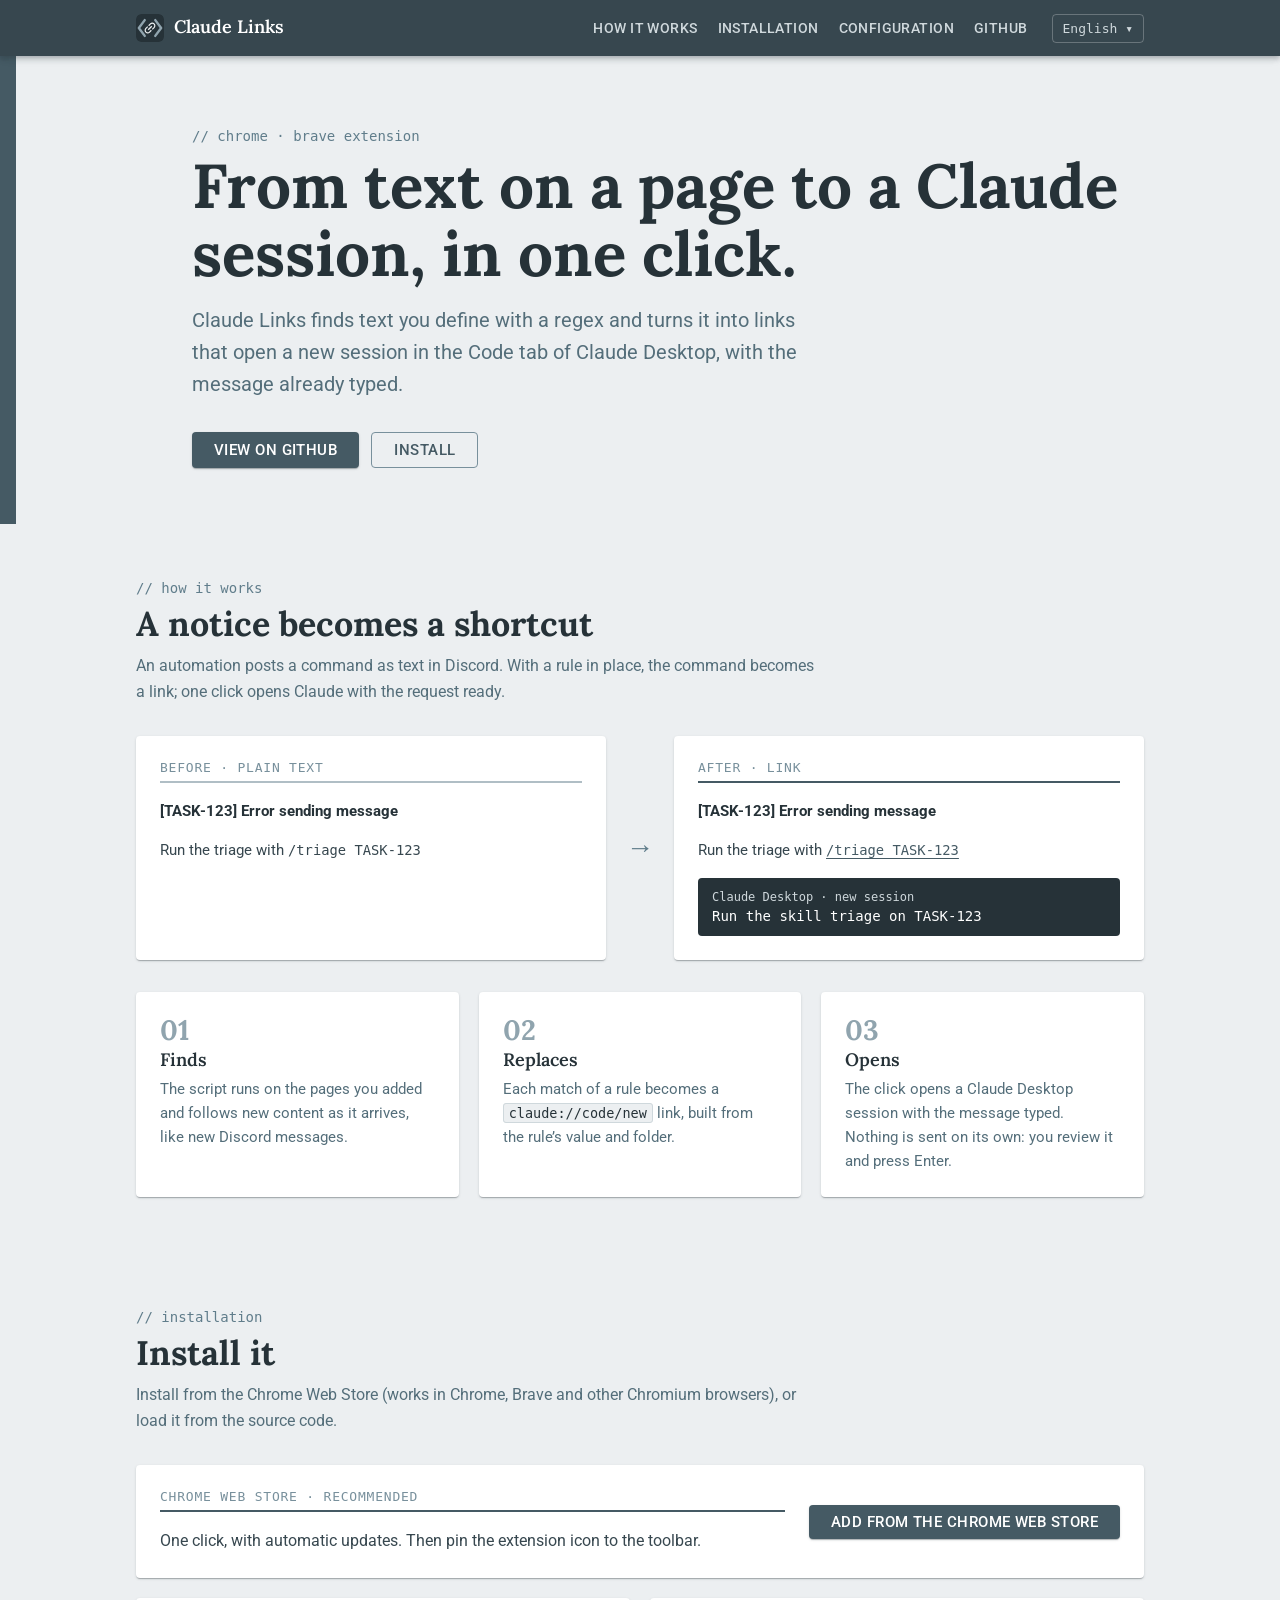
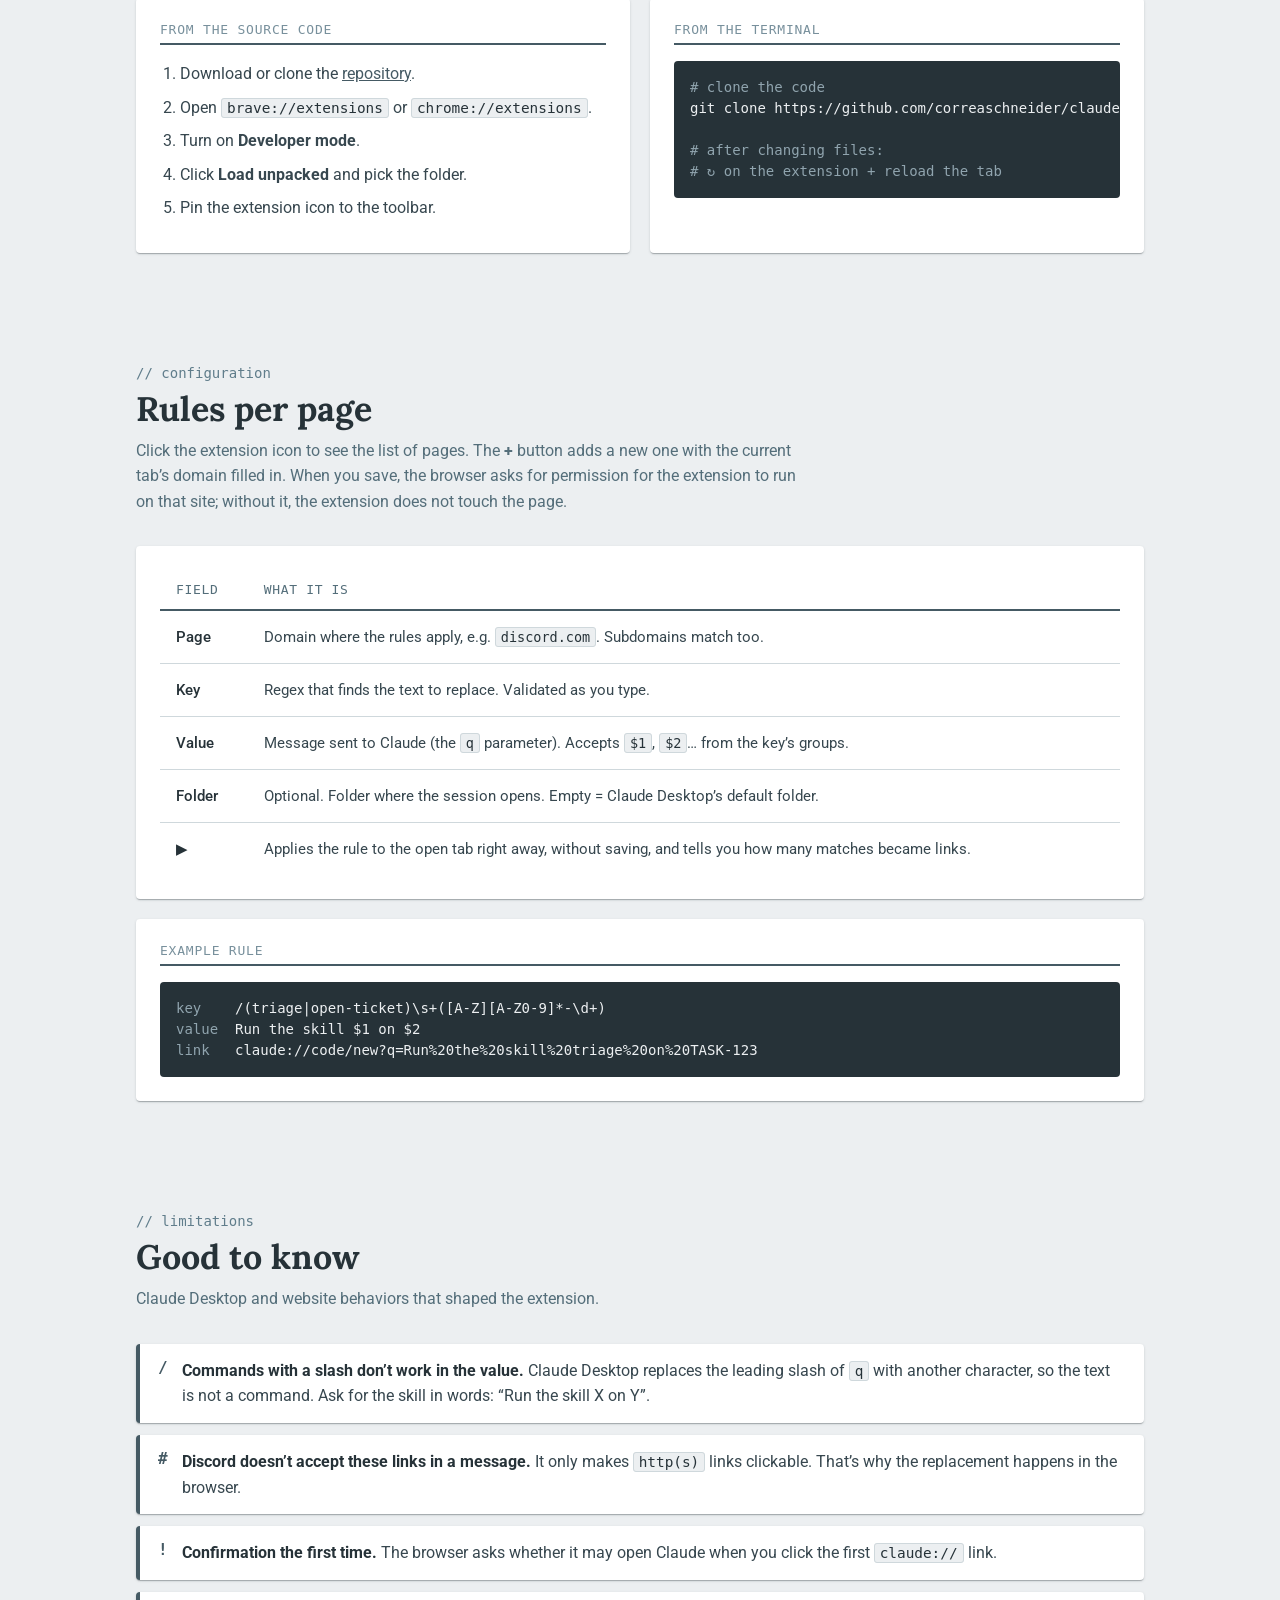
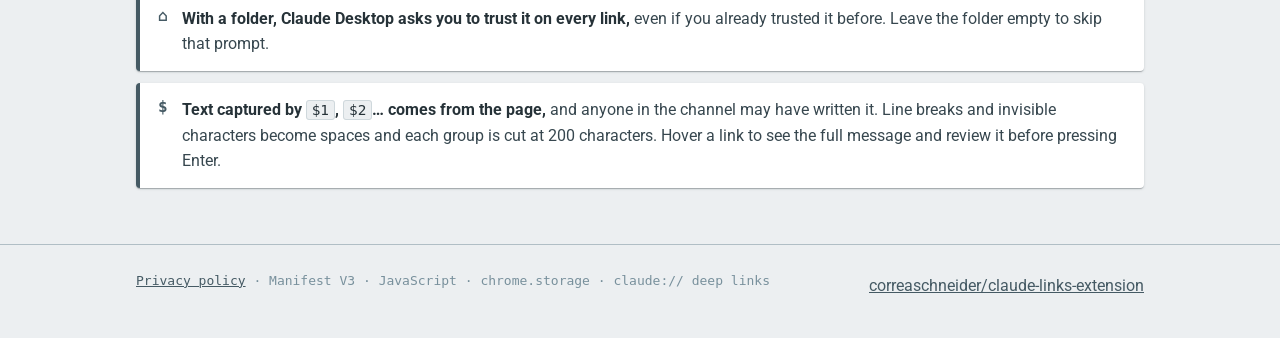
<file: docs/index.html>
<!doctype html>
<html lang="en">
<head>
<meta charset="utf-8">
<meta name="viewport" content="width=device-width, initial-scale=1">
<title>Claude Links</title>
<meta name="description" content="Chrome/Brave extension that turns text on a page into links that open a Claude Desktop session with the message ready.">
<link rel="alternate" hreflang="en" href="https://correaschneider.github.io/claude-links-extension/">
<link rel="alternate" hreflang="pt-BR" href="https://correaschneider.github.io/claude-links-extension/pt-br/">
<link rel="alternate" hreflang="pt-PT" href="https://correaschneider.github.io/claude-links-extension/pt/">
<link rel="alternate" hreflang="es" href="https://correaschneider.github.io/claude-links-extension/es/">
<link rel="alternate" hreflang="it" href="https://correaschneider.github.io/claude-links-extension/it/">
<link rel="alternate" hreflang="x-default" href="https://correaschneider.github.io/claude-links-extension/">
<link rel="icon" type="image/svg+xml" href="icon.svg">
<link rel="preconnect" href="https://fonts.googleapis.com">
<link rel="preconnect" href="https://fonts.gstatic.com" crossorigin>
<link href="https://fonts.googleapis.com/css2?family=Lora:ital,wght@0,600;0,700;1,500&family=Roboto:wght@400;500;700&display=swap" rel="stylesheet">
<link rel="stylesheet" href="style.css">
</head>
<body>

<header class="appbar">
  <div class="inner">
    <a class="brand" href="./"><img src="icon.svg" alt="" width="28" height="28" style="vertical-align:middle;margin-right:10px;border-radius:5px">Claude Links</a>
    <nav>
      <a href="./#how">How it works</a>
      <a href="./#install">Installation</a>
      <a href="./#config">Configuration</a>
      <a href="https://github.com/correaschneider/claude-links-extension">GitHub</a>
    </nav>
    <details class="lang">
      <summary aria-label="Language">English ▾</summary>
      <ul><li><a href="./" hreflang="en" aria-current="page">English</a></li><li><a href="pt-br/" hreflang="pt-BR">Português (Brasil)</a></li><li><a href="pt/" hreflang="pt-PT">Português (Portugal)</a></li><li><a href="es/" hreflang="es">Español</a></li><li><a href="it/" hreflang="it">Italiano</a></li></ul>
    </details>
  </div>
</header>

<div class="hero">
  <div class="container">
    <p class="kicker">// chrome · brave extension</p>
    <h1>From text on a page to a Claude session, in one click.</h1>
    <p class="lead">Claude Links finds text you define with a regex and turns it into links that open a new session in the Code tab of Claude Desktop, with the message already typed.</p>
    <div class="actions">
      <a class="btn btn-contained" href="https://github.com/correaschneider/claude-links-extension">View on GitHub</a>
      <a class="btn btn-outlined" href="https://chromewebstore.google.com/detail/claude-links/lphafilnbkkfemcmibdbigaopjnbdell">Install</a>
    </div>
  </div>
</div>

<main>
  <section id="how">
    <div class="container">
      <p class="kicker">// how it works</p>
      <h2>A notice becomes a shortcut</h2>
      <p class="section-sub">An automation posts a command as text in Discord. With a rule in place, the command becomes a link; one click opens Claude with the request ready.</p>

      <div class="compare">
        <div class="paper">
          <p class="label">Before · plain text</p>
          <div class="rule-line rule-before"></div>
          <p class="msg"><b>[TASK-123] Error sending message</b></p>
          <p class="msg">Run the triage with <span class="plain">/triage TASK-123</span></p>
        </div>
        <div class="arrow" aria-hidden="true">→</div>
        <div class="paper">
          <p class="label">After · link</p>
          <div class="rule-line rule-after"></div>
          <p class="msg"><b>[TASK-123] Error sending message</b></p>
          <p class="msg">Run the triage with <span class="fake-link">/triage TASK-123</span></p>
          <div class="composer"><small>Claude Desktop · new session</small>Run the skill triage on TASK-123</div>
        </div>
      </div>

      <div class="steps" style="margin-top:32px">
        <div class="paper step"><h3>Finds</h3><p>The script runs on the pages you added and follows new content as it arrives, like new Discord messages.</p></div>
        <div class="paper step"><h3>Replaces</h3><p>Each match of a rule becomes a <code>claude://code/new</code> link, built from the rule’s value and folder.</p></div>
        <div class="paper step"><h3>Opens</h3><p>The click opens a Claude Desktop session with the message typed. Nothing is sent on its own: you review it and press Enter.</p></div>
      </div>
    </div>
  </section>

  <section id="install">
    <div class="container">
      <p class="kicker">// installation</p>
      <h2>Install it</h2>
      <p class="section-sub">Install from the Chrome Web Store (works in Chrome, Brave and other Chromium browsers), or load it from the source code.</p>
      <div class="paper store-card">
        <div>
          <p class="label">Chrome Web Store · recommended</p>
          <div class="rule-line rule-after"></div>
          <p>One click, with automatic updates. Then pin the extension icon to the toolbar.</p>
        </div>
        <a class="btn btn-contained" href="https://chromewebstore.google.com/detail/claude-links/lphafilnbkkfemcmibdbigaopjnbdell">Add from the Chrome Web Store</a>
      </div>
      <div class="two" style="margin-top:20px">
        <div class="paper">
          <p class="label">From the source code</p>
          <div class="rule-line rule-after"></div>
          <ol class="install"><li>Download or clone the <a href="https://github.com/correaschneider/claude-links-extension">repository</a>.</li><li>Open <code>brave://extensions</code> or <code>chrome://extensions</code>.</li><li>Turn on <strong>Developer mode</strong>.</li><li>Click <strong>Load unpacked</strong> and pick the folder.</li><li>Pin the extension icon to the toolbar.</li></ol>
        </div>
        <div class="paper">
          <p class="label">From the terminal</p>
          <div class="rule-line rule-after"></div>
          <pre><span class="c"># clone the code</span>
git clone https://github.com/correaschneider/claude-links-extension.git

<span class="c"># after changing files:</span>
<span class="c"># ↻ on the extension + reload the tab</span></pre>
        </div>
      </div>
    </div>
  </section>

  <section id="config">
    <div class="container">
      <p class="kicker">// configuration</p>
      <h2>Rules per page</h2>
      <p class="section-sub">Click the extension icon to see the list of pages. The <strong>+</strong> button adds a new one with the current tab’s domain filled in. When you save, the browser asks for permission for the extension to run on that site; without it, the extension does not touch the page.</p>

      <div class="paper table-wrap">
        <table>
          <thead><tr><th>Field</th><th>What it is</th></tr></thead>
          <tbody>
            <tr><td>Page</td><td>Domain where the rules apply, e.g. <code>discord.com</code>. Subdomains match too.</td></tr>
            <tr><td>Key</td><td>Regex that finds the text to replace. Validated as you type.</td></tr>
            <tr><td>Value</td><td>Message sent to Claude (the <code>q</code> parameter). Accepts <code>$1</code>, <code>$2</code>… from the key’s groups.</td></tr>
            <tr><td>Folder</td><td>Optional. Folder where the session opens. Empty = Claude Desktop’s default folder.</td></tr>
            <tr><td>▶</td><td>Applies the rule to the open tab right away, without saving, and tells you how many matches became links.</td></tr>
          </tbody>
        </table>
      </div>

      <div class="paper" style="margin-top:20px">
        <p class="label">Example rule</p>
        <div class="rule-line rule-after"></div>
        <pre><span class="c">key  </span>  /(triage|open-ticket)\s+([A-Z][A-Z0-9]*-\d+)
<span class="c">value</span>  Run the skill $1 on $2
<span class="c">link </span>  claude://code/new?q=Run%20the%20skill%20triage%20on%20TASK-123</pre>
      </div>
    </div>
  </section>

  <section id="limits">
    <div class="container">
      <p class="kicker">// limitations</p>
      <h2>Good to know</h2>
      <p class="section-sub">Claude Desktop and website behaviors that shaped the extension.</p>
      <div class="alerts">
        <div class="alert"><span class="ico">/</span><p><strong>Commands with a slash don’t work in the value.</strong> Claude Desktop replaces the leading slash of <code>q</code> with another character, so the text is not a command. Ask for the skill in words: “Run the skill X on Y”.</p></div>
        <div class="alert"><span class="ico">#</span><p><strong>Discord doesn’t accept these links in a message.</strong> It only makes <code>http(s)</code> links clickable. That’s why the replacement happens in the browser.</p></div>
        <div class="alert"><span class="ico">!</span><p><strong>Confirmation the first time.</strong> The browser asks whether it may open Claude when you click the first <code>claude://</code> link.</p></div>
        <div class="alert"><span class="ico">⌂</span><p><strong>With a folder, Claude Desktop asks you to trust it on every link,</strong> even if you already trusted it before. Leave the folder empty to skip that prompt.</p></div>
        <div class="alert"><span class="ico">$</span><p><strong>Text captured by <code>$1</code>, <code>$2</code>… comes from the page,</strong> and anyone in the channel may have written it. Line breaks and invisible characters become spaces and each group is cut at 200 characters. Hover a link to see the full message and review it before pressing Enter.</p></div>
      </div>
    </div>
  </section>
</main>

<footer>
  <div class="container">
    <span class="stack"><a href="privacy.html">Privacy policy</a> · Manifest V3 · JavaScript · chrome.storage · claude:// deep links</span>
    <a href="https://github.com/correaschneider/claude-links-extension">correaschneider/claude-links-extension</a>
  </div>
</footer>

</body>
</html>
</file>
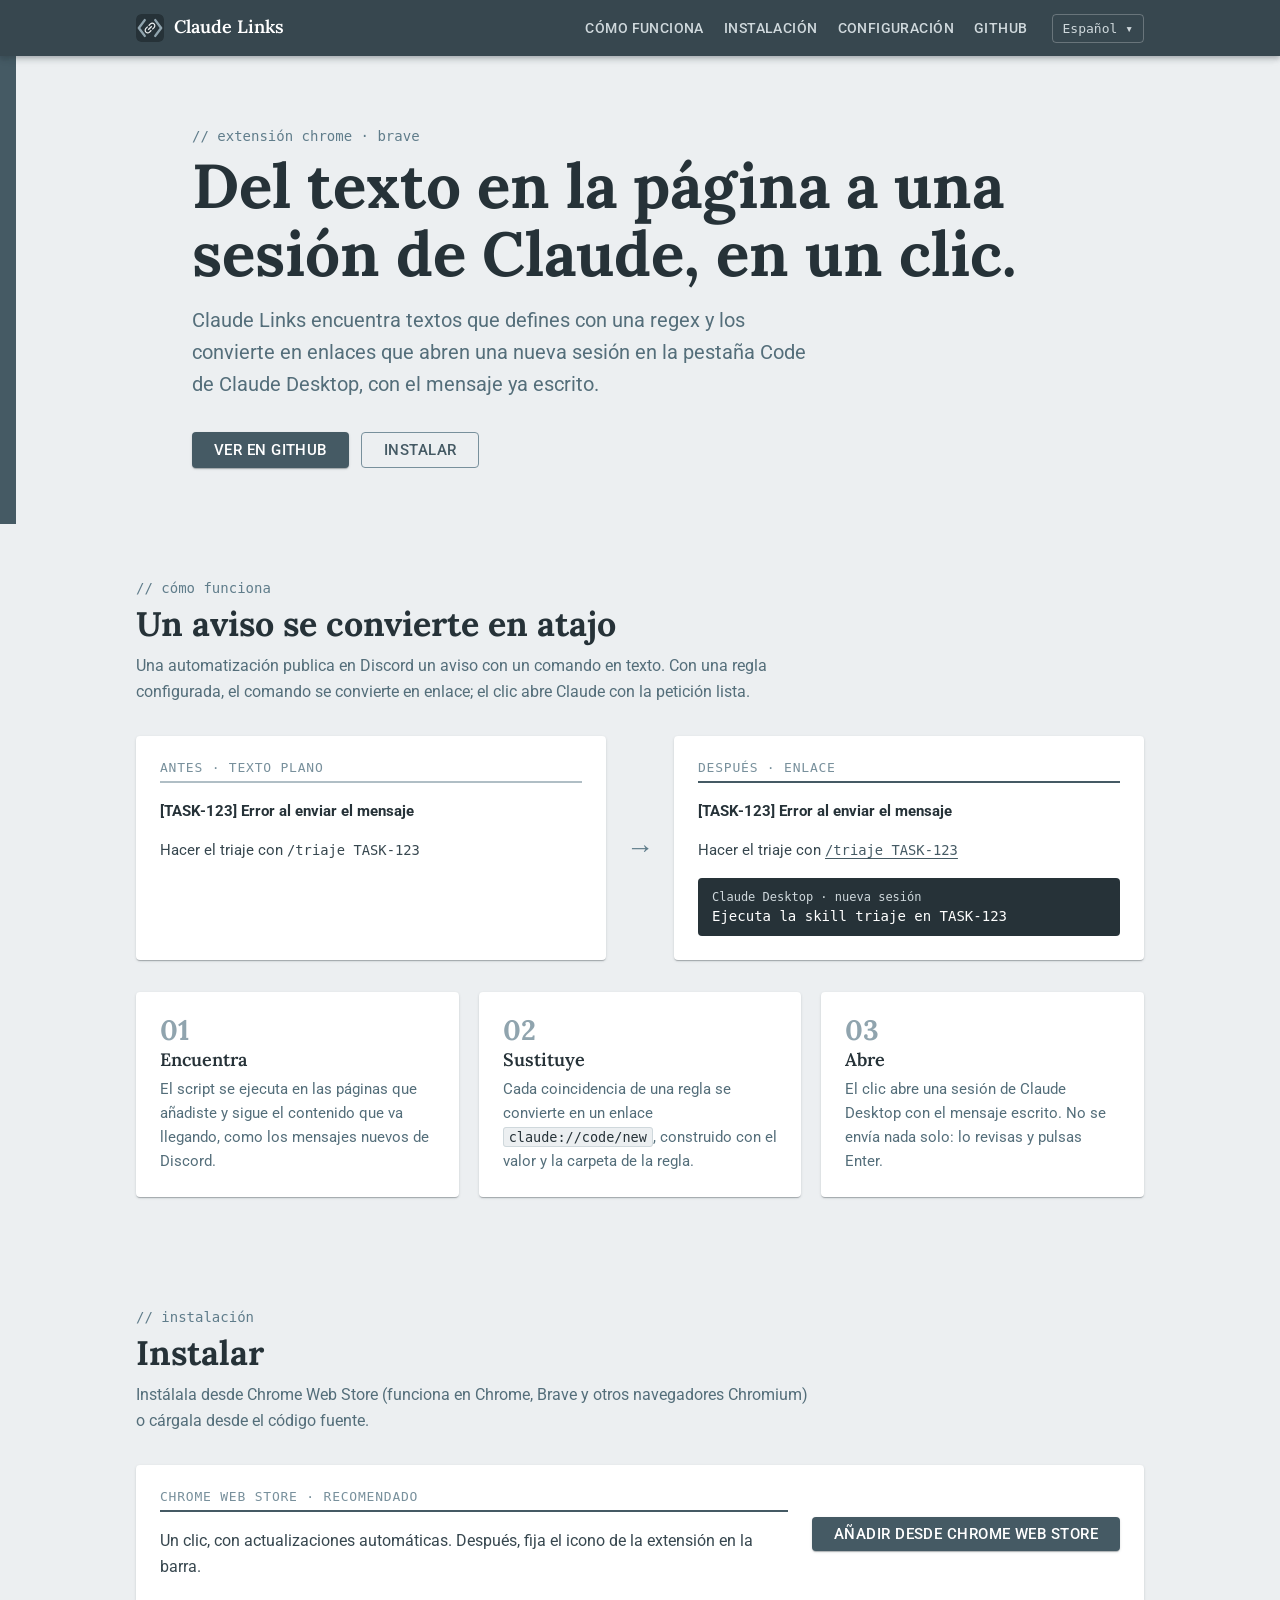
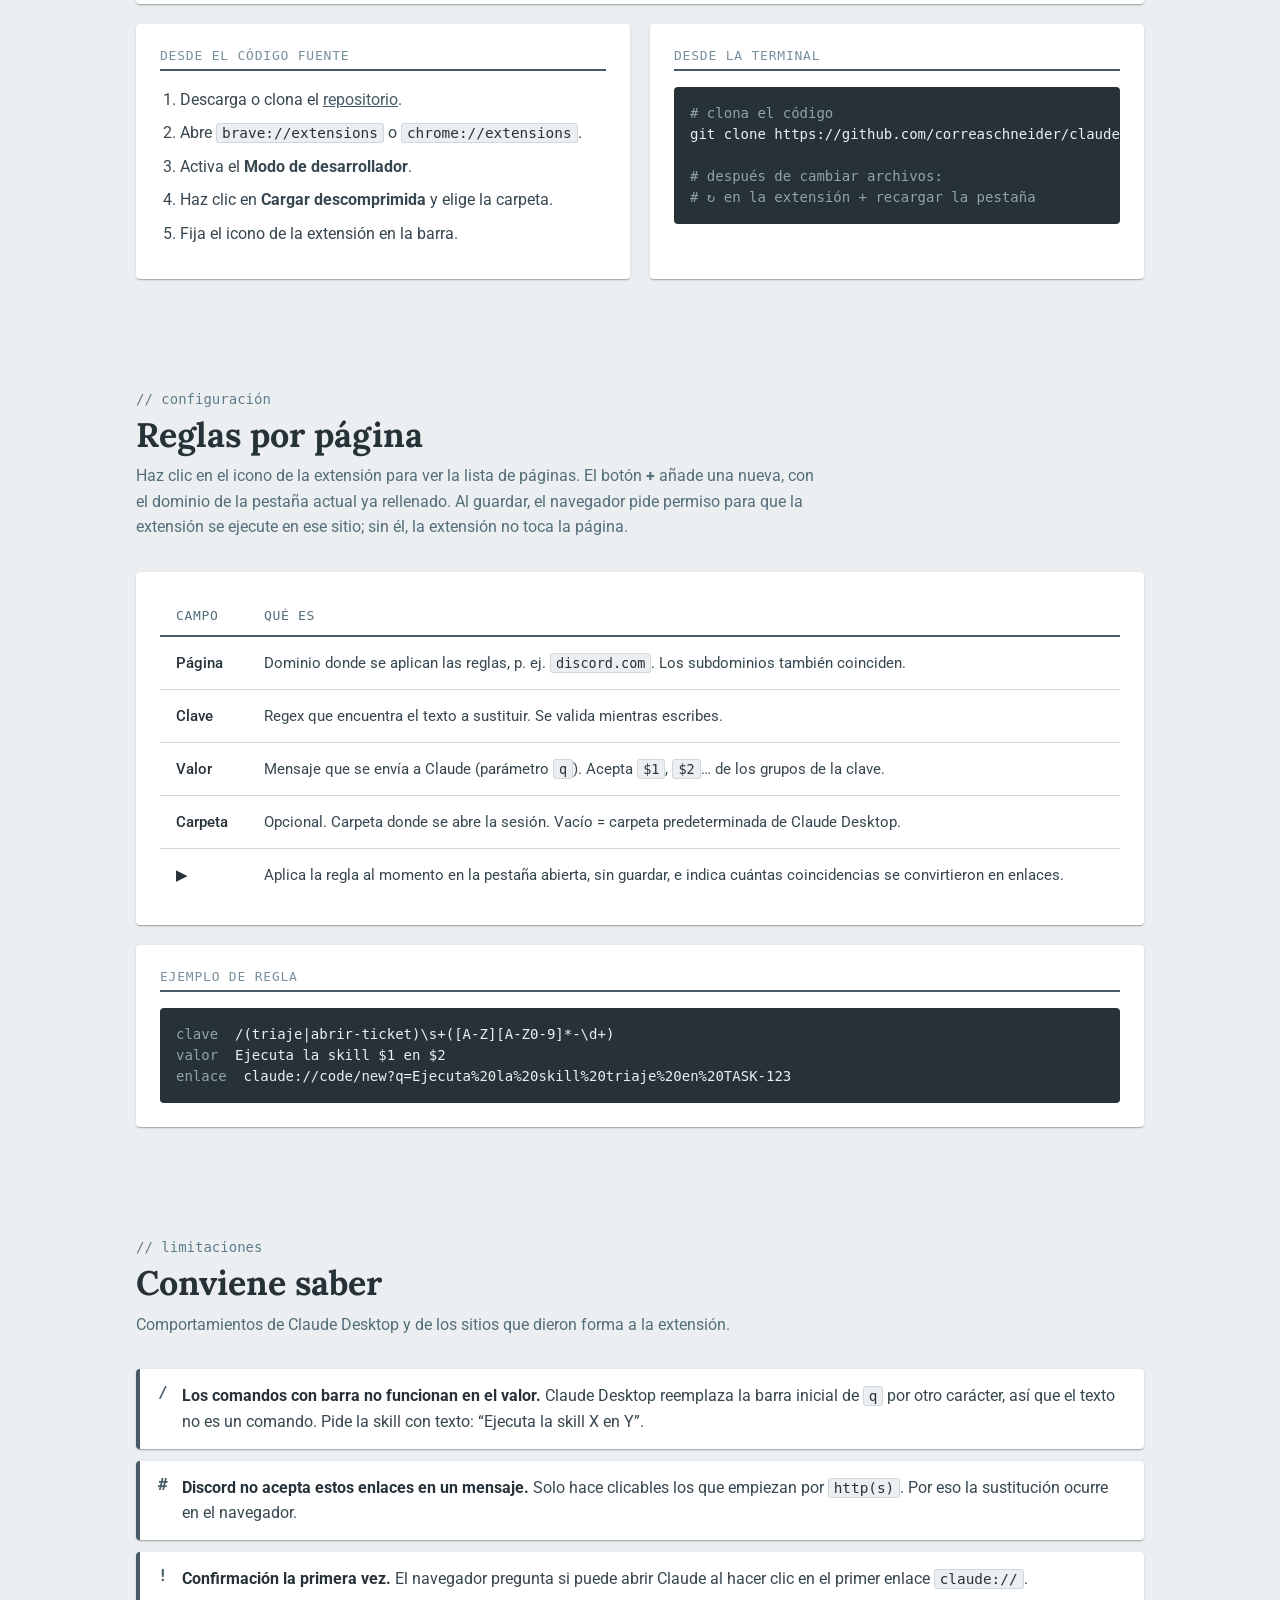
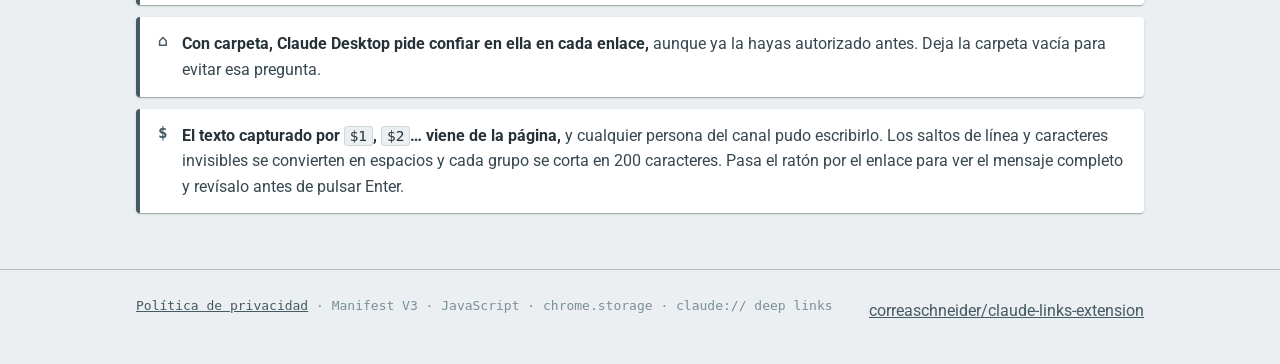
<file: docs/es/index.html>
<!doctype html>
<html lang="es">
<head>
<meta charset="utf-8">
<meta name="viewport" content="width=device-width, initial-scale=1">
<title>Claude Links</title>
<meta name="description" content="Extensión para Chrome/Brave que convierte textos de una página en enlaces que abren una sesión en Claude Desktop con el mensaje listo.">
<link rel="alternate" hreflang="en" href="https://correaschneider.github.io/claude-links-extension/">
<link rel="alternate" hreflang="pt-BR" href="https://correaschneider.github.io/claude-links-extension/pt-br/">
<link rel="alternate" hreflang="pt-PT" href="https://correaschneider.github.io/claude-links-extension/pt/">
<link rel="alternate" hreflang="es" href="https://correaschneider.github.io/claude-links-extension/es/">
<link rel="alternate" hreflang="it" href="https://correaschneider.github.io/claude-links-extension/it/">
<link rel="alternate" hreflang="x-default" href="https://correaschneider.github.io/claude-links-extension/">
<link rel="icon" type="image/svg+xml" href="../icon.svg">
<link rel="preconnect" href="https://fonts.googleapis.com">
<link rel="preconnect" href="https://fonts.gstatic.com" crossorigin>
<link href="https://fonts.googleapis.com/css2?family=Lora:ital,wght@0,600;0,700;1,500&family=Roboto:wght@400;500;700&display=swap" rel="stylesheet">
<link rel="stylesheet" href="../style.css">
</head>
<body>

<header class="appbar">
  <div class="inner">
    <a class="brand" href="./"><img src="../icon.svg" alt="" width="28" height="28" style="vertical-align:middle;margin-right:10px;border-radius:5px">Claude Links</a>
    <nav>
      <a href="./#how">Cómo funciona</a>
      <a href="./#install">Instalación</a>
      <a href="./#config">Configuración</a>
      <a href="https://github.com/correaschneider/claude-links-extension">GitHub</a>
    </nav>
    <details class="lang">
      <summary aria-label="Language">Español ▾</summary>
      <ul><li><a href="../" hreflang="en">English</a></li><li><a href="../pt-br/" hreflang="pt-BR">Português (Brasil)</a></li><li><a href="../pt/" hreflang="pt-PT">Português (Portugal)</a></li><li><a href="../es/" hreflang="es" aria-current="page">Español</a></li><li><a href="../it/" hreflang="it">Italiano</a></li></ul>
    </details>
  </div>
</header>

<div class="hero">
  <div class="container">
    <p class="kicker">// extensión chrome · brave</p>
    <h1>Del texto en la página a una sesión de Claude, en un clic.</h1>
    <p class="lead">Claude Links encuentra textos que defines con una regex y los convierte en enlaces que abren una nueva sesión en la pestaña Code de Claude Desktop, con el mensaje ya escrito.</p>
    <div class="actions">
      <a class="btn btn-contained" href="https://github.com/correaschneider/claude-links-extension">Ver en GitHub</a>
      <a class="btn btn-outlined" href="https://chromewebstore.google.com/detail/claude-links/lphafilnbkkfemcmibdbigaopjnbdell">Instalar</a>
    </div>
  </div>
</div>

<main>
  <section id="how">
    <div class="container">
      <p class="kicker">// cómo funciona</p>
      <h2>Un aviso se convierte en atajo</h2>
      <p class="section-sub">Una automatización publica en Discord un aviso con un comando en texto. Con una regla configurada, el comando se convierte en enlace; el clic abre Claude con la petición lista.</p>

      <div class="compare">
        <div class="paper">
          <p class="label">Antes · texto plano</p>
          <div class="rule-line rule-before"></div>
          <p class="msg"><b>[TASK-123] Error al enviar el mensaje</b></p>
          <p class="msg">Hacer el triaje con <span class="plain">/triaje TASK-123</span></p>
        </div>
        <div class="arrow" aria-hidden="true">→</div>
        <div class="paper">
          <p class="label">Después · enlace</p>
          <div class="rule-line rule-after"></div>
          <p class="msg"><b>[TASK-123] Error al enviar el mensaje</b></p>
          <p class="msg">Hacer el triaje con <span class="fake-link">/triaje TASK-123</span></p>
          <div class="composer"><small>Claude Desktop · nueva sesión</small>Ejecuta la skill triaje en TASK-123</div>
        </div>
      </div>

      <div class="steps" style="margin-top:32px">
        <div class="paper step"><h3>Encuentra</h3><p>El script se ejecuta en las páginas que añadiste y sigue el contenido que va llegando, como los mensajes nuevos de Discord.</p></div>
        <div class="paper step"><h3>Sustituye</h3><p>Cada coincidencia de una regla se convierte en un enlace <code>claude://code/new</code>, construido con el valor y la carpeta de la regla.</p></div>
        <div class="paper step"><h3>Abre</h3><p>El clic abre una sesión de Claude Desktop con el mensaje escrito. No se envía nada solo: lo revisas y pulsas Enter.</p></div>
      </div>
    </div>
  </section>

  <section id="install">
    <div class="container">
      <p class="kicker">// instalación</p>
      <h2>Instalar</h2>
      <p class="section-sub">Instálala desde Chrome Web Store (funciona en Chrome, Brave y otros navegadores Chromium) o cárgala desde el código fuente.</p>
      <div class="paper store-card">
        <div>
          <p class="label">Chrome Web Store · recomendado</p>
          <div class="rule-line rule-after"></div>
          <p>Un clic, con actualizaciones automáticas. Después, fija el icono de la extensión en la barra.</p>
        </div>
        <a class="btn btn-contained" href="https://chromewebstore.google.com/detail/claude-links/lphafilnbkkfemcmibdbigaopjnbdell">Añadir desde Chrome Web Store</a>
      </div>
      <div class="two" style="margin-top:20px">
        <div class="paper">
          <p class="label">Desde el código fuente</p>
          <div class="rule-line rule-after"></div>
          <ol class="install"><li>Descarga o clona el <a href="https://github.com/correaschneider/claude-links-extension">repositorio</a>.</li><li>Abre <code>brave://extensions</code> o <code>chrome://extensions</code>.</li><li>Activa el <strong>Modo de desarrollador</strong>.</li><li>Haz clic en <strong>Cargar descomprimida</strong> y elige la carpeta.</li><li>Fija el icono de la extensión en la barra.</li></ol>
        </div>
        <div class="paper">
          <p class="label">Desde la terminal</p>
          <div class="rule-line rule-after"></div>
          <pre><span class="c"># clona el código</span>
git clone https://github.com/correaschneider/claude-links-extension.git

<span class="c"># después de cambiar archivos:</span>
<span class="c"># ↻ en la extensión + recargar la pestaña</span></pre>
        </div>
      </div>
    </div>
  </section>

  <section id="config">
    <div class="container">
      <p class="kicker">// configuración</p>
      <h2>Reglas por página</h2>
      <p class="section-sub">Haz clic en el icono de la extensión para ver la lista de páginas. El botón <strong>+</strong> añade una nueva, con el dominio de la pestaña actual ya rellenado. Al guardar, el navegador pide permiso para que la extensión se ejecute en ese sitio; sin él, la extensión no toca la página.</p>

      <div class="paper table-wrap">
        <table>
          <thead><tr><th>Campo</th><th>Qué es</th></tr></thead>
          <tbody>
            <tr><td>Página</td><td>Dominio donde se aplican las reglas, p. ej. <code>discord.com</code>. Los subdominios también coinciden.</td></tr>
            <tr><td>Clave</td><td>Regex que encuentra el texto a sustituir. Se valida mientras escribes.</td></tr>
            <tr><td>Valor</td><td>Mensaje que se envía a Claude (parámetro <code>q</code>). Acepta <code>$1</code>, <code>$2</code>… de los grupos de la clave.</td></tr>
            <tr><td>Carpeta</td><td>Opcional. Carpeta donde se abre la sesión. Vacío = carpeta predeterminada de Claude Desktop.</td></tr>
            <tr><td>▶</td><td>Aplica la regla al momento en la pestaña abierta, sin guardar, e indica cuántas coincidencias se convirtieron en enlaces.</td></tr>
          </tbody>
        </table>
      </div>

      <div class="paper" style="margin-top:20px">
        <p class="label">Ejemplo de regla</p>
        <div class="rule-line rule-after"></div>
        <pre><span class="c">clave</span>  /(triaje|abrir-ticket)\s+([A-Z][A-Z0-9]*-\d+)
<span class="c">valor</span>  Ejecuta la skill $1 en $2
<span class="c">enlace</span>  claude://code/new?q=Ejecuta%20la%20skill%20triaje%20en%20TASK-123</pre>
      </div>
    </div>
  </section>

  <section id="limits">
    <div class="container">
      <p class="kicker">// limitaciones</p>
      <h2>Conviene saber</h2>
      <p class="section-sub">Comportamientos de Claude Desktop y de los sitios que dieron forma a la extensión.</p>
      <div class="alerts">
        <div class="alert"><span class="ico">/</span><p><strong>Los comandos con barra no funcionan en el valor.</strong> Claude Desktop reemplaza la barra inicial de <code>q</code> por otro carácter, así que el texto no es un comando. Pide la skill con texto: “Ejecuta la skill X en Y”.</p></div>
        <div class="alert"><span class="ico">#</span><p><strong>Discord no acepta estos enlaces en un mensaje.</strong> Solo hace clicables los que empiezan por <code>http(s)</code>. Por eso la sustitución ocurre en el navegador.</p></div>
        <div class="alert"><span class="ico">!</span><p><strong>Confirmación la primera vez.</strong> El navegador pregunta si puede abrir Claude al hacer clic en el primer enlace <code>claude://</code>.</p></div>
        <div class="alert"><span class="ico">⌂</span><p><strong>Con carpeta, Claude Desktop pide confiar en ella en cada enlace,</strong> aunque ya la hayas autorizado antes. Deja la carpeta vacía para evitar esa pregunta.</p></div>
        <div class="alert"><span class="ico">$</span><p><strong>El texto capturado por <code>$1</code>, <code>$2</code>… viene de la página,</strong> y cualquier persona del canal pudo escribirlo. Los saltos de línea y caracteres invisibles se convierten en espacios y cada grupo se corta en 200 caracteres. Pasa el ratón por el enlace para ver el mensaje completo y revísalo antes de pulsar Enter.</p></div>
      </div>
    </div>
  </section>
</main>

<footer>
  <div class="container">
    <span class="stack"><a href="privacy.html">Política de privacidad</a> · Manifest V3 · JavaScript · chrome.storage · claude:// deep links</span>
    <a href="https://github.com/correaschneider/claude-links-extension">correaschneider/claude-links-extension</a>
  </div>
</footer>

</body>
</html>
</file>
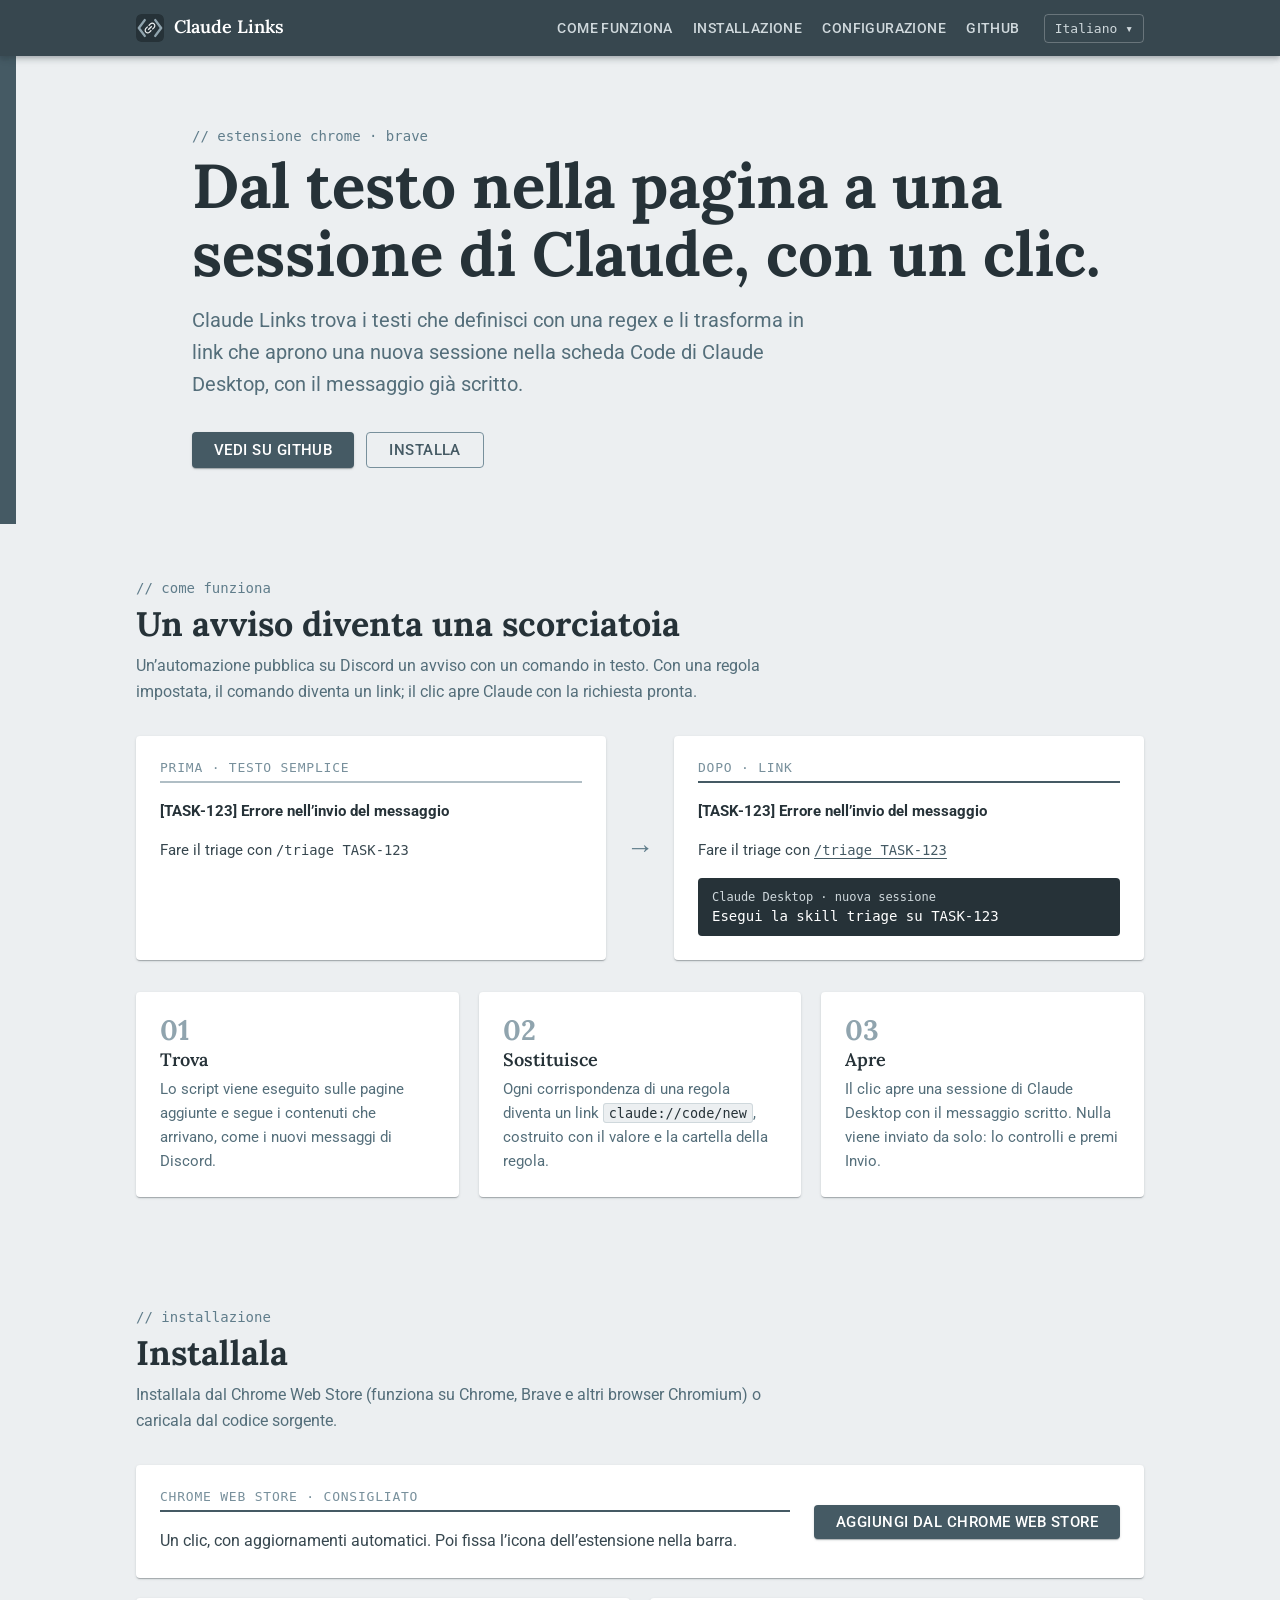
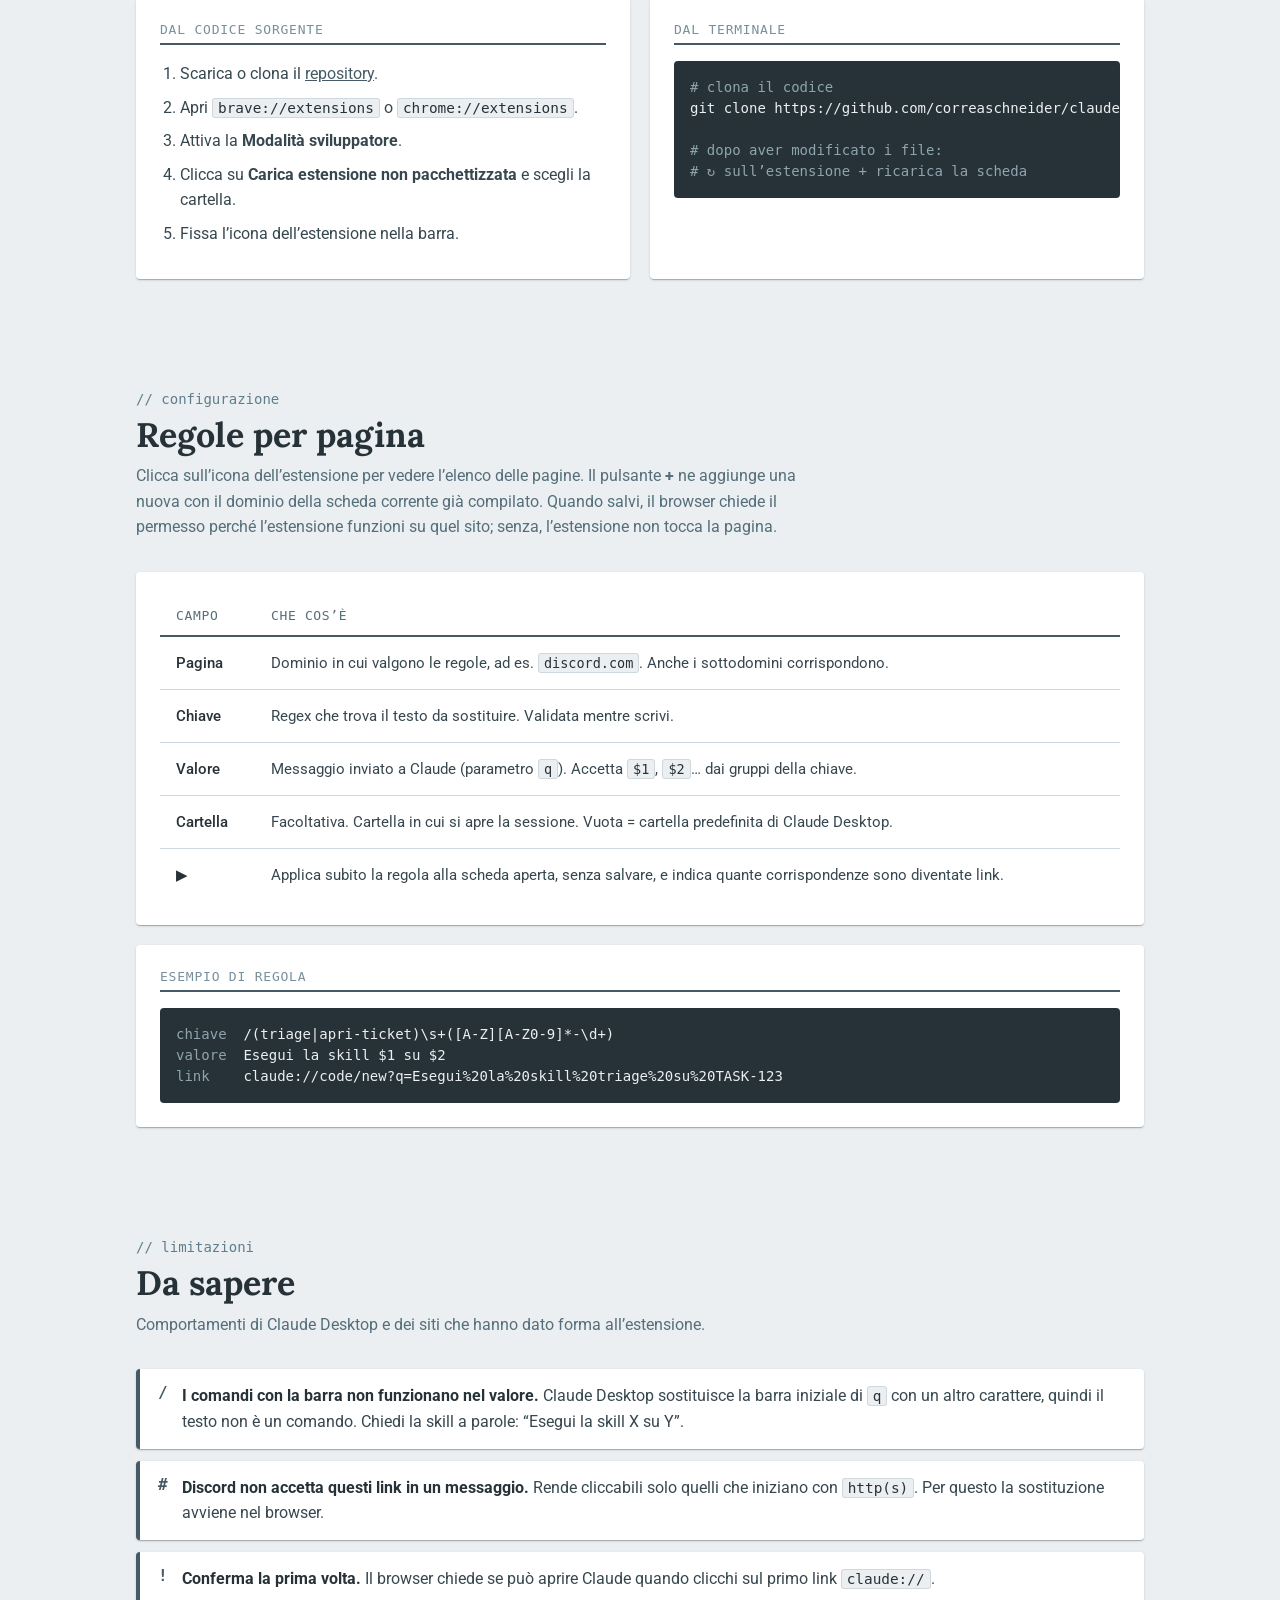
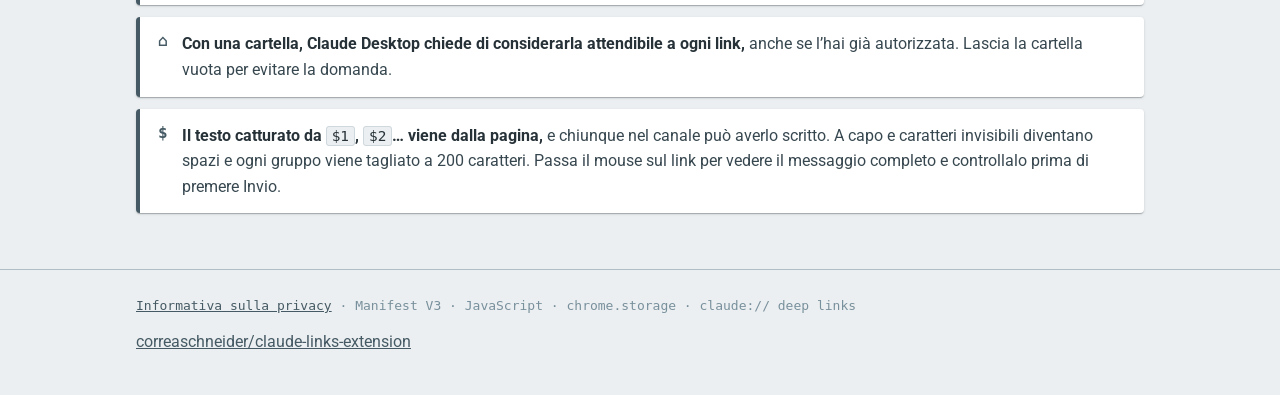
<file: docs/it/index.html>
<!doctype html>
<html lang="it">
<head>
<meta charset="utf-8">
<meta name="viewport" content="width=device-width, initial-scale=1">
<title>Claude Links</title>
<meta name="description" content="Estensione per Chrome/Brave che trasforma i testi di una pagina in link che aprono una sessione di Claude Desktop con il messaggio pronto.">
<link rel="alternate" hreflang="en" href="https://correaschneider.github.io/claude-links-extension/">
<link rel="alternate" hreflang="pt-BR" href="https://correaschneider.github.io/claude-links-extension/pt-br/">
<link rel="alternate" hreflang="pt-PT" href="https://correaschneider.github.io/claude-links-extension/pt/">
<link rel="alternate" hreflang="es" href="https://correaschneider.github.io/claude-links-extension/es/">
<link rel="alternate" hreflang="it" href="https://correaschneider.github.io/claude-links-extension/it/">
<link rel="alternate" hreflang="x-default" href="https://correaschneider.github.io/claude-links-extension/">
<link rel="icon" type="image/svg+xml" href="../icon.svg">
<link rel="preconnect" href="https://fonts.googleapis.com">
<link rel="preconnect" href="https://fonts.gstatic.com" crossorigin>
<link href="https://fonts.googleapis.com/css2?family=Lora:ital,wght@0,600;0,700;1,500&family=Roboto:wght@400;500;700&display=swap" rel="stylesheet">
<link rel="stylesheet" href="../style.css">
</head>
<body>

<header class="appbar">
  <div class="inner">
    <a class="brand" href="./"><img src="../icon.svg" alt="" width="28" height="28" style="vertical-align:middle;margin-right:10px;border-radius:5px">Claude Links</a>
    <nav>
      <a href="./#how">Come funziona</a>
      <a href="./#install">Installazione</a>
      <a href="./#config">Configurazione</a>
      <a href="https://github.com/correaschneider/claude-links-extension">GitHub</a>
    </nav>
    <details class="lang">
      <summary aria-label="Language">Italiano ▾</summary>
      <ul><li><a href="../" hreflang="en">English</a></li><li><a href="../pt-br/" hreflang="pt-BR">Português (Brasil)</a></li><li><a href="../pt/" hreflang="pt-PT">Português (Portugal)</a></li><li><a href="../es/" hreflang="es">Español</a></li><li><a href="../it/" hreflang="it" aria-current="page">Italiano</a></li></ul>
    </details>
  </div>
</header>

<div class="hero">
  <div class="container">
    <p class="kicker">// estensione chrome · brave</p>
    <h1>Dal testo nella pagina a una sessione di Claude, con un clic.</h1>
    <p class="lead">Claude Links trova i testi che definisci con una regex e li trasforma in link che aprono una nuova sessione nella scheda Code di Claude Desktop, con il messaggio già scritto.</p>
    <div class="actions">
      <a class="btn btn-contained" href="https://github.com/correaschneider/claude-links-extension">Vedi su GitHub</a>
      <a class="btn btn-outlined" href="https://chromewebstore.google.com/detail/claude-links/lphafilnbkkfemcmibdbigaopjnbdell">Installa</a>
    </div>
  </div>
</div>

<main>
  <section id="how">
    <div class="container">
      <p class="kicker">// come funziona</p>
      <h2>Un avviso diventa una scorciatoia</h2>
      <p class="section-sub">Un’automazione pubblica su Discord un avviso con un comando in testo. Con una regola impostata, il comando diventa un link; il clic apre Claude con la richiesta pronta.</p>

      <div class="compare">
        <div class="paper">
          <p class="label">Prima · testo semplice</p>
          <div class="rule-line rule-before"></div>
          <p class="msg"><b>[TASK-123] Errore nell’invio del messaggio</b></p>
          <p class="msg">Fare il triage con <span class="plain">/triage TASK-123</span></p>
        </div>
        <div class="arrow" aria-hidden="true">→</div>
        <div class="paper">
          <p class="label">Dopo · link</p>
          <div class="rule-line rule-after"></div>
          <p class="msg"><b>[TASK-123] Errore nell’invio del messaggio</b></p>
          <p class="msg">Fare il triage con <span class="fake-link">/triage TASK-123</span></p>
          <div class="composer"><small>Claude Desktop · nuova sessione</small>Esegui la skill triage su TASK-123</div>
        </div>
      </div>

      <div class="steps" style="margin-top:32px">
        <div class="paper step"><h3>Trova</h3><p>Lo script viene eseguito sulle pagine aggiunte e segue i contenuti che arrivano, come i nuovi messaggi di Discord.</p></div>
        <div class="paper step"><h3>Sostituisce</h3><p>Ogni corrispondenza di una regola diventa un link <code>claude://code/new</code>, costruito con il valore e la cartella della regola.</p></div>
        <div class="paper step"><h3>Apre</h3><p>Il clic apre una sessione di Claude Desktop con il messaggio scritto. Nulla viene inviato da solo: lo controlli e premi Invio.</p></div>
      </div>
    </div>
  </section>

  <section id="install">
    <div class="container">
      <p class="kicker">// installazione</p>
      <h2>Installala</h2>
      <p class="section-sub">Installala dal Chrome Web Store (funziona su Chrome, Brave e altri browser Chromium) o caricala dal codice sorgente.</p>
      <div class="paper store-card">
        <div>
          <p class="label">Chrome Web Store · consigliato</p>
          <div class="rule-line rule-after"></div>
          <p>Un clic, con aggiornamenti automatici. Poi fissa l’icona dell’estensione nella barra.</p>
        </div>
        <a class="btn btn-contained" href="https://chromewebstore.google.com/detail/claude-links/lphafilnbkkfemcmibdbigaopjnbdell">Aggiungi dal Chrome Web Store</a>
      </div>
      <div class="two" style="margin-top:20px">
        <div class="paper">
          <p class="label">Dal codice sorgente</p>
          <div class="rule-line rule-after"></div>
          <ol class="install"><li>Scarica o clona il <a href="https://github.com/correaschneider/claude-links-extension">repository</a>.</li><li>Apri <code>brave://extensions</code> o <code>chrome://extensions</code>.</li><li>Attiva la <strong>Modalità sviluppatore</strong>.</li><li>Clicca su <strong>Carica estensione non pacchettizzata</strong> e scegli la cartella.</li><li>Fissa l’icona dell’estensione nella barra.</li></ol>
        </div>
        <div class="paper">
          <p class="label">Dal terminale</p>
          <div class="rule-line rule-after"></div>
          <pre><span class="c"># clona il codice</span>
git clone https://github.com/correaschneider/claude-links-extension.git

<span class="c"># dopo aver modificato i file:</span>
<span class="c"># ↻ sull’estensione + ricarica la scheda</span></pre>
        </div>
      </div>
    </div>
  </section>

  <section id="config">
    <div class="container">
      <p class="kicker">// configurazione</p>
      <h2>Regole per pagina</h2>
      <p class="section-sub">Clicca sull’icona dell’estensione per vedere l’elenco delle pagine. Il pulsante <strong>+</strong> ne aggiunge una nuova con il dominio della scheda corrente già compilato. Quando salvi, il browser chiede il permesso perché l’estensione funzioni su quel sito; senza, l’estensione non tocca la pagina.</p>

      <div class="paper table-wrap">
        <table>
          <thead><tr><th>Campo</th><th>Che cos’è</th></tr></thead>
          <tbody>
            <tr><td>Pagina</td><td>Dominio in cui valgono le regole, ad es. <code>discord.com</code>. Anche i sottodomini corrispondono.</td></tr>
            <tr><td>Chiave</td><td>Regex che trova il testo da sostituire. Validata mentre scrivi.</td></tr>
            <tr><td>Valore</td><td>Messaggio inviato a Claude (parametro <code>q</code>). Accetta <code>$1</code>, <code>$2</code>… dai gruppi della chiave.</td></tr>
            <tr><td>Cartella</td><td>Facoltativa. Cartella in cui si apre la sessione. Vuota = cartella predefinita di Claude Desktop.</td></tr>
            <tr><td>▶</td><td>Applica subito la regola alla scheda aperta, senza salvare, e indica quante corrispondenze sono diventate link.</td></tr>
          </tbody>
        </table>
      </div>

      <div class="paper" style="margin-top:20px">
        <p class="label">Esempio di regola</p>
        <div class="rule-line rule-after"></div>
        <pre><span class="c">chiave</span>  /(triage|apri-ticket)\s+([A-Z][A-Z0-9]*-\d+)
<span class="c">valore</span>  Esegui la skill $1 su $2
<span class="c">link  </span>  claude://code/new?q=Esegui%20la%20skill%20triage%20su%20TASK-123</pre>
      </div>
    </div>
  </section>

  <section id="limits">
    <div class="container">
      <p class="kicker">// limitazioni</p>
      <h2>Da sapere</h2>
      <p class="section-sub">Comportamenti di Claude Desktop e dei siti che hanno dato forma all’estensione.</p>
      <div class="alerts">
        <div class="alert"><span class="ico">/</span><p><strong>I comandi con la barra non funzionano nel valore.</strong> Claude Desktop sostituisce la barra iniziale di <code>q</code> con un altro carattere, quindi il testo non è un comando. Chiedi la skill a parole: “Esegui la skill X su Y”.</p></div>
        <div class="alert"><span class="ico">#</span><p><strong>Discord non accetta questi link in un messaggio.</strong> Rende cliccabili solo quelli che iniziano con <code>http(s)</code>. Per questo la sostituzione avviene nel browser.</p></div>
        <div class="alert"><span class="ico">!</span><p><strong>Conferma la prima volta.</strong> Il browser chiede se può aprire Claude quando clicchi sul primo link <code>claude://</code>.</p></div>
        <div class="alert"><span class="ico">⌂</span><p><strong>Con una cartella, Claude Desktop chiede di considerarla attendibile a ogni link,</strong> anche se l’hai già autorizzata. Lascia la cartella vuota per evitare la domanda.</p></div>
        <div class="alert"><span class="ico">$</span><p><strong>Il testo catturato da <code>$1</code>, <code>$2</code>… viene dalla pagina,</strong> e chiunque nel canale può averlo scritto. A capo e caratteri invisibili diventano spazi e ogni gruppo viene tagliato a 200 caratteri. Passa il mouse sul link per vedere il messaggio completo e controllalo prima di premere Invio.</p></div>
      </div>
    </div>
  </section>
</main>

<footer>
  <div class="container">
    <span class="stack"><a href="privacy.html">Informativa sulla privacy</a> · Manifest V3 · JavaScript · chrome.storage · claude:// deep links</span>
    <a href="https://github.com/correaschneider/claude-links-extension">correaschneider/claude-links-extension</a>
  </div>
</footer>

</body>
</html>
</file>
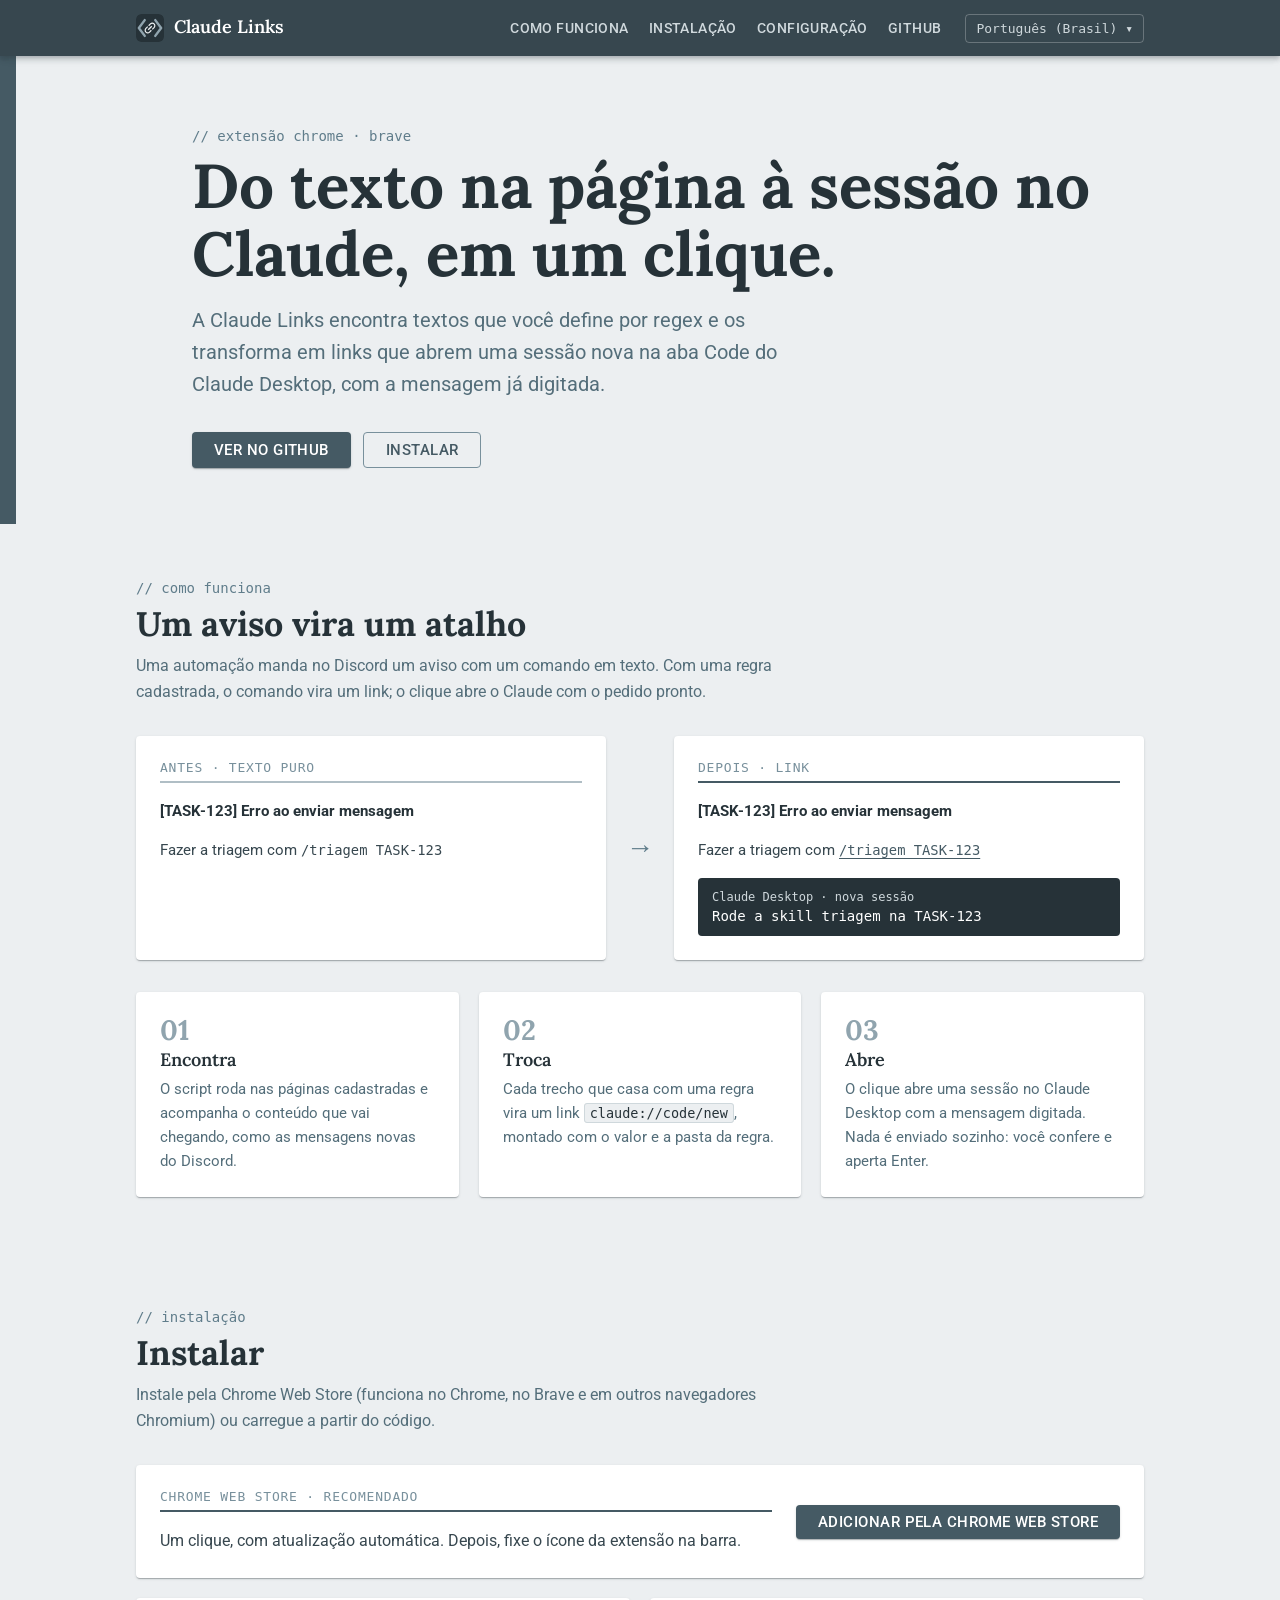
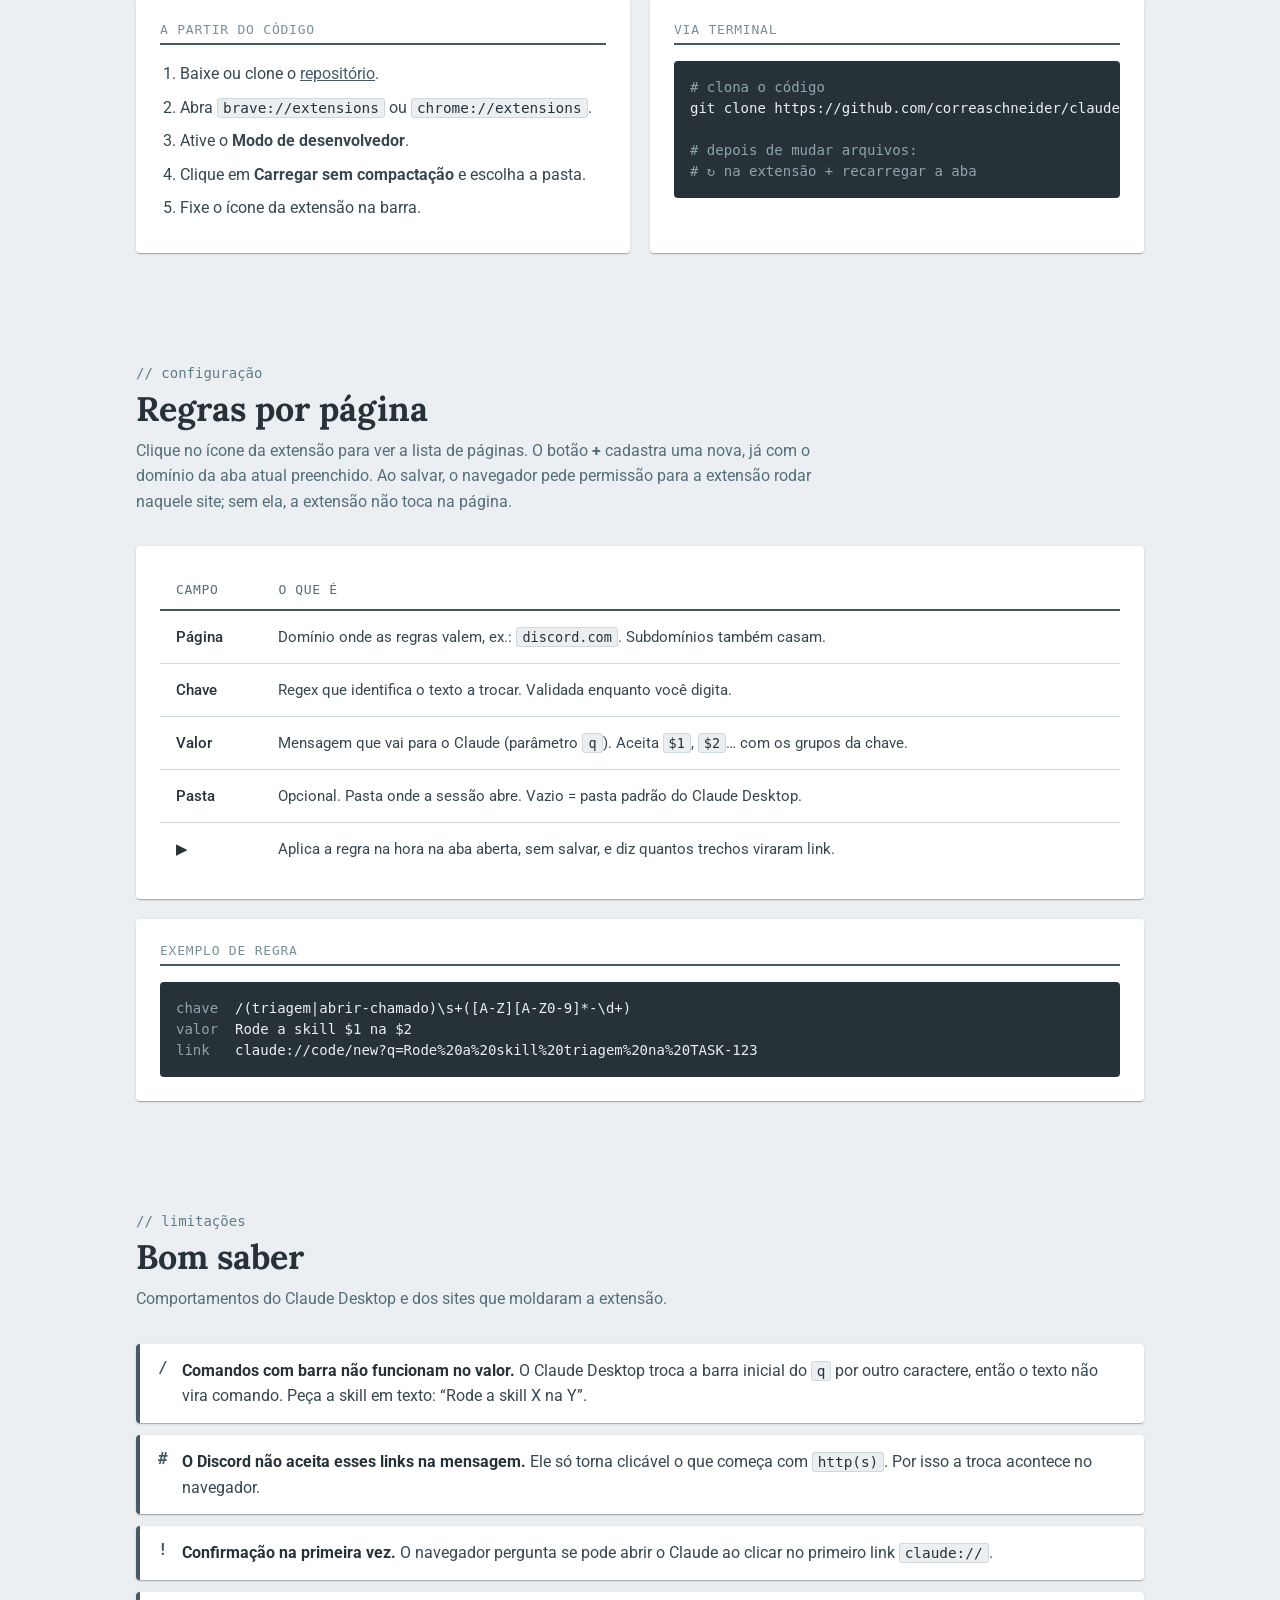
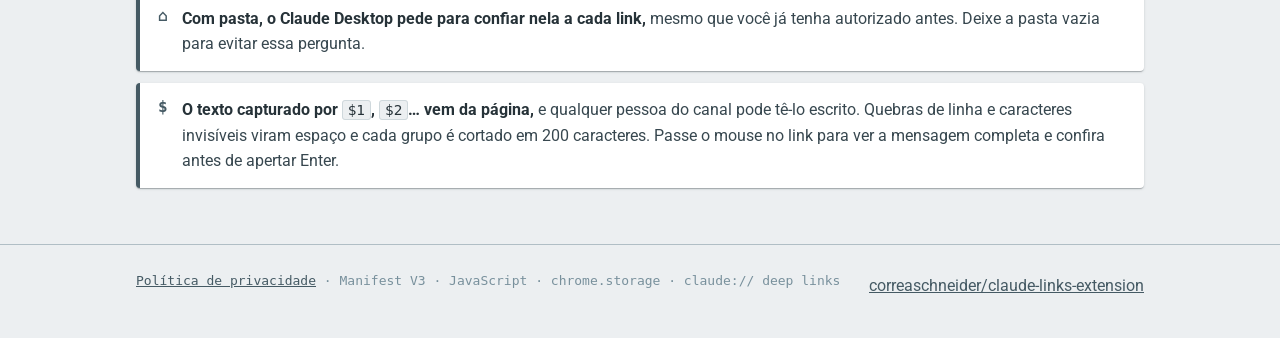
<file: docs/pt-br/index.html>
<!doctype html>
<html lang="pt-BR">
<head>
<meta charset="utf-8">
<meta name="viewport" content="width=device-width, initial-scale=1">
<title>Claude Links</title>
<meta name="description" content="Extensão para Chrome/Brave que transforma textos de uma página em links que abrem uma sessão no Claude Desktop com a mensagem pronta.">
<link rel="alternate" hreflang="en" href="https://correaschneider.github.io/claude-links-extension/">
<link rel="alternate" hreflang="pt-BR" href="https://correaschneider.github.io/claude-links-extension/pt-br/">
<link rel="alternate" hreflang="pt-PT" href="https://correaschneider.github.io/claude-links-extension/pt/">
<link rel="alternate" hreflang="es" href="https://correaschneider.github.io/claude-links-extension/es/">
<link rel="alternate" hreflang="it" href="https://correaschneider.github.io/claude-links-extension/it/">
<link rel="alternate" hreflang="x-default" href="https://correaschneider.github.io/claude-links-extension/">
<link rel="icon" type="image/svg+xml" href="../icon.svg">
<link rel="preconnect" href="https://fonts.googleapis.com">
<link rel="preconnect" href="https://fonts.gstatic.com" crossorigin>
<link href="https://fonts.googleapis.com/css2?family=Lora:ital,wght@0,600;0,700;1,500&family=Roboto:wght@400;500;700&display=swap" rel="stylesheet">
<link rel="stylesheet" href="../style.css">
</head>
<body>

<header class="appbar">
  <div class="inner">
    <a class="brand" href="./"><img src="../icon.svg" alt="" width="28" height="28" style="vertical-align:middle;margin-right:10px;border-radius:5px">Claude Links</a>
    <nav>
      <a href="./#how">Como funciona</a>
      <a href="./#install">Instalação</a>
      <a href="./#config">Configuração</a>
      <a href="https://github.com/correaschneider/claude-links-extension">GitHub</a>
    </nav>
    <details class="lang">
      <summary aria-label="Language">Português (Brasil) ▾</summary>
      <ul><li><a href="../" hreflang="en">English</a></li><li><a href="../pt-br/" hreflang="pt-BR" aria-current="page">Português (Brasil)</a></li><li><a href="../pt/" hreflang="pt-PT">Português (Portugal)</a></li><li><a href="../es/" hreflang="es">Español</a></li><li><a href="../it/" hreflang="it">Italiano</a></li></ul>
    </details>
  </div>
</header>

<div class="hero">
  <div class="container">
    <p class="kicker">// extensão chrome · brave</p>
    <h1>Do texto na página à sessão no Claude, em um clique.</h1>
    <p class="lead">A Claude Links encontra textos que você define por regex e os transforma em links que abrem uma sessão nova na aba Code do Claude Desktop, com a mensagem já digitada.</p>
    <div class="actions">
      <a class="btn btn-contained" href="https://github.com/correaschneider/claude-links-extension">Ver no GitHub</a>
      <a class="btn btn-outlined" href="https://chromewebstore.google.com/detail/claude-links/lphafilnbkkfemcmibdbigaopjnbdell">Instalar</a>
    </div>
  </div>
</div>

<main>
  <section id="how">
    <div class="container">
      <p class="kicker">// como funciona</p>
      <h2>Um aviso vira um atalho</h2>
      <p class="section-sub">Uma automação manda no Discord um aviso com um comando em texto. Com uma regra cadastrada, o comando vira um link; o clique abre o Claude com o pedido pronto.</p>

      <div class="compare">
        <div class="paper">
          <p class="label">Antes · texto puro</p>
          <div class="rule-line rule-before"></div>
          <p class="msg"><b>[TASK-123] Erro ao enviar mensagem</b></p>
          <p class="msg">Fazer a triagem com <span class="plain">/triagem TASK-123</span></p>
        </div>
        <div class="arrow" aria-hidden="true">→</div>
        <div class="paper">
          <p class="label">Depois · link</p>
          <div class="rule-line rule-after"></div>
          <p class="msg"><b>[TASK-123] Erro ao enviar mensagem</b></p>
          <p class="msg">Fazer a triagem com <span class="fake-link">/triagem TASK-123</span></p>
          <div class="composer"><small>Claude Desktop · nova sessão</small>Rode a skill triagem na TASK-123</div>
        </div>
      </div>

      <div class="steps" style="margin-top:32px">
        <div class="paper step"><h3>Encontra</h3><p>O script roda nas páginas cadastradas e acompanha o conteúdo que vai chegando, como as mensagens novas do Discord.</p></div>
        <div class="paper step"><h3>Troca</h3><p>Cada trecho que casa com uma regra vira um link <code>claude://code/new</code>, montado com o valor e a pasta da regra.</p></div>
        <div class="paper step"><h3>Abre</h3><p>O clique abre uma sessão no Claude Desktop com a mensagem digitada. Nada é enviado sozinho: você confere e aperta Enter.</p></div>
      </div>
    </div>
  </section>

  <section id="install">
    <div class="container">
      <p class="kicker">// instalação</p>
      <h2>Instalar</h2>
      <p class="section-sub">Instale pela Chrome Web Store (funciona no Chrome, no Brave e em outros navegadores Chromium) ou carregue a partir do código.</p>
      <div class="paper store-card">
        <div>
          <p class="label">Chrome Web Store · recomendado</p>
          <div class="rule-line rule-after"></div>
          <p>Um clique, com atualização automática. Depois, fixe o ícone da extensão na barra.</p>
        </div>
        <a class="btn btn-contained" href="https://chromewebstore.google.com/detail/claude-links/lphafilnbkkfemcmibdbigaopjnbdell">Adicionar pela Chrome Web Store</a>
      </div>
      <div class="two" style="margin-top:20px">
        <div class="paper">
          <p class="label">A partir do código</p>
          <div class="rule-line rule-after"></div>
          <ol class="install"><li>Baixe ou clone o <a href="https://github.com/correaschneider/claude-links-extension">repositório</a>.</li><li>Abra <code>brave://extensions</code> ou <code>chrome://extensions</code>.</li><li>Ative o <strong>Modo de desenvolvedor</strong>.</li><li>Clique em <strong>Carregar sem compactação</strong> e escolha a pasta.</li><li>Fixe o ícone da extensão na barra.</li></ol>
        </div>
        <div class="paper">
          <p class="label">Via terminal</p>
          <div class="rule-line rule-after"></div>
          <pre><span class="c"># clona o código</span>
git clone https://github.com/correaschneider/claude-links-extension.git

<span class="c"># depois de mudar arquivos:</span>
<span class="c"># ↻ na extensão + recarregar a aba</span></pre>
        </div>
      </div>
    </div>
  </section>

  <section id="config">
    <div class="container">
      <p class="kicker">// configuração</p>
      <h2>Regras por página</h2>
      <p class="section-sub">Clique no ícone da extensão para ver a lista de páginas. O botão <strong>+</strong> cadastra uma nova, já com o domínio da aba atual preenchido. Ao salvar, o navegador pede permissão para a extensão rodar naquele site; sem ela, a extensão não toca na página.</p>

      <div class="paper table-wrap">
        <table>
          <thead><tr><th>Campo</th><th>O que é</th></tr></thead>
          <tbody>
            <tr><td>Página</td><td>Domínio onde as regras valem, ex.: <code>discord.com</code>. Subdomínios também casam.</td></tr>
            <tr><td>Chave</td><td>Regex que identifica o texto a trocar. Validada enquanto você digita.</td></tr>
            <tr><td>Valor</td><td>Mensagem que vai para o Claude (parâmetro <code>q</code>). Aceita <code>$1</code>, <code>$2</code>… com os grupos da chave.</td></tr>
            <tr><td>Pasta</td><td>Opcional. Pasta onde a sessão abre. Vazio = pasta padrão do Claude Desktop.</td></tr>
            <tr><td>▶</td><td>Aplica a regra na hora na aba aberta, sem salvar, e diz quantos trechos viraram link.</td></tr>
          </tbody>
        </table>
      </div>

      <div class="paper" style="margin-top:20px">
        <p class="label">Exemplo de regra</p>
        <div class="rule-line rule-after"></div>
        <pre><span class="c">chave</span>  /(triagem|abrir-chamado)\s+([A-Z][A-Z0-9]*-\d+)
<span class="c">valor</span>  Rode a skill $1 na $2
<span class="c">link </span>  claude://code/new?q=Rode%20a%20skill%20triagem%20na%20TASK-123</pre>
      </div>
    </div>
  </section>

  <section id="limits">
    <div class="container">
      <p class="kicker">// limitações</p>
      <h2>Bom saber</h2>
      <p class="section-sub">Comportamentos do Claude Desktop e dos sites que moldaram a extensão.</p>
      <div class="alerts">
        <div class="alert"><span class="ico">/</span><p><strong>Comandos com barra não funcionam no valor.</strong> O Claude Desktop troca a barra inicial do <code>q</code> por outro caractere, então o texto não vira comando. Peça a skill em texto: “Rode a skill X na Y”.</p></div>
        <div class="alert"><span class="ico">#</span><p><strong>O Discord não aceita esses links na mensagem.</strong> Ele só torna clicável o que começa com <code>http(s)</code>. Por isso a troca acontece no navegador.</p></div>
        <div class="alert"><span class="ico">!</span><p><strong>Confirmação na primeira vez.</strong> O navegador pergunta se pode abrir o Claude ao clicar no primeiro link <code>claude://</code>.</p></div>
        <div class="alert"><span class="ico">⌂</span><p><strong>Com pasta, o Claude Desktop pede para confiar nela a cada link,</strong> mesmo que você já tenha autorizado antes. Deixe a pasta vazia para evitar essa pergunta.</p></div>
        <div class="alert"><span class="ico">$</span><p><strong>O texto capturado por <code>$1</code>, <code>$2</code>… vem da página,</strong> e qualquer pessoa do canal pode tê-lo escrito. Quebras de linha e caracteres invisíveis viram espaço e cada grupo é cortado em 200 caracteres. Passe o mouse no link para ver a mensagem completa e confira antes de apertar Enter.</p></div>
      </div>
    </div>
  </section>
</main>

<footer>
  <div class="container">
    <span class="stack"><a href="privacy.html">Política de privacidade</a> · Manifest V3 · JavaScript · chrome.storage · claude:// deep links</span>
    <a href="https://github.com/correaschneider/claude-links-extension">correaschneider/claude-links-extension</a>
  </div>
</footer>

</body>
</html>
</file>
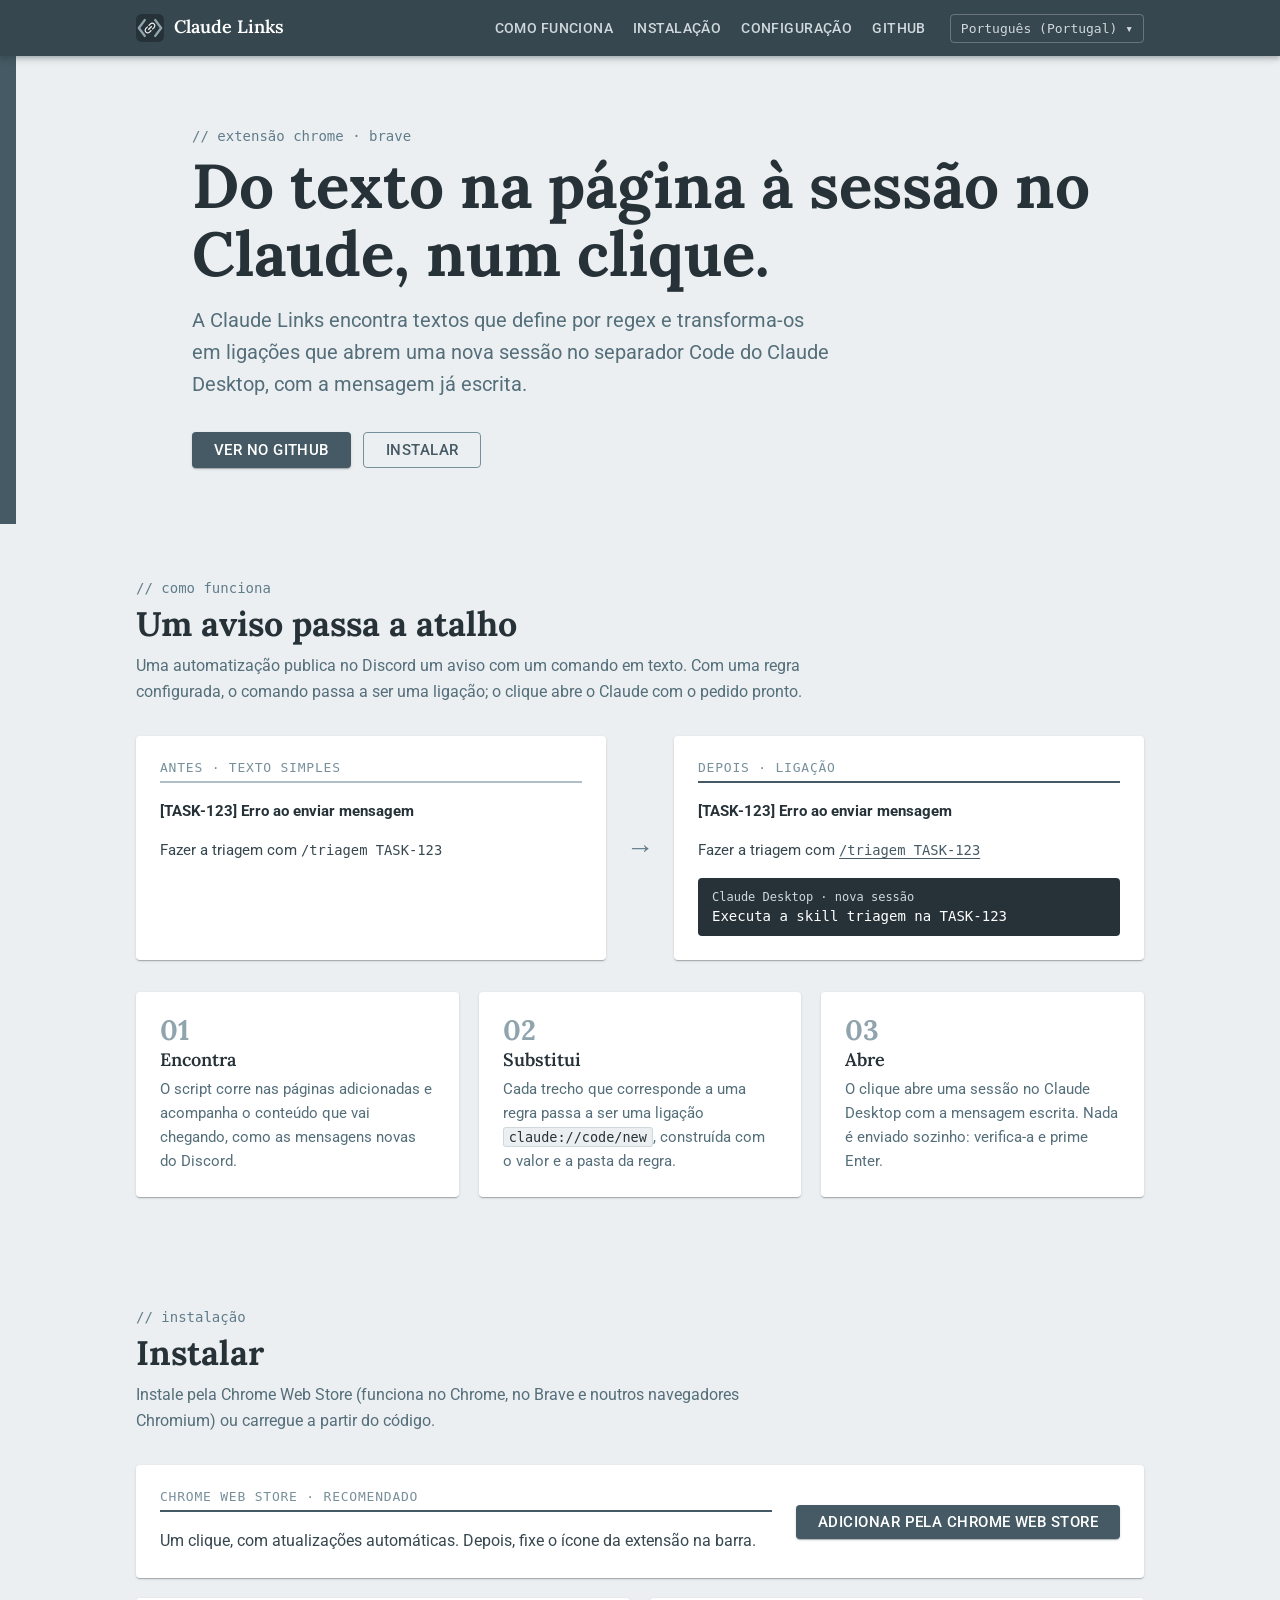
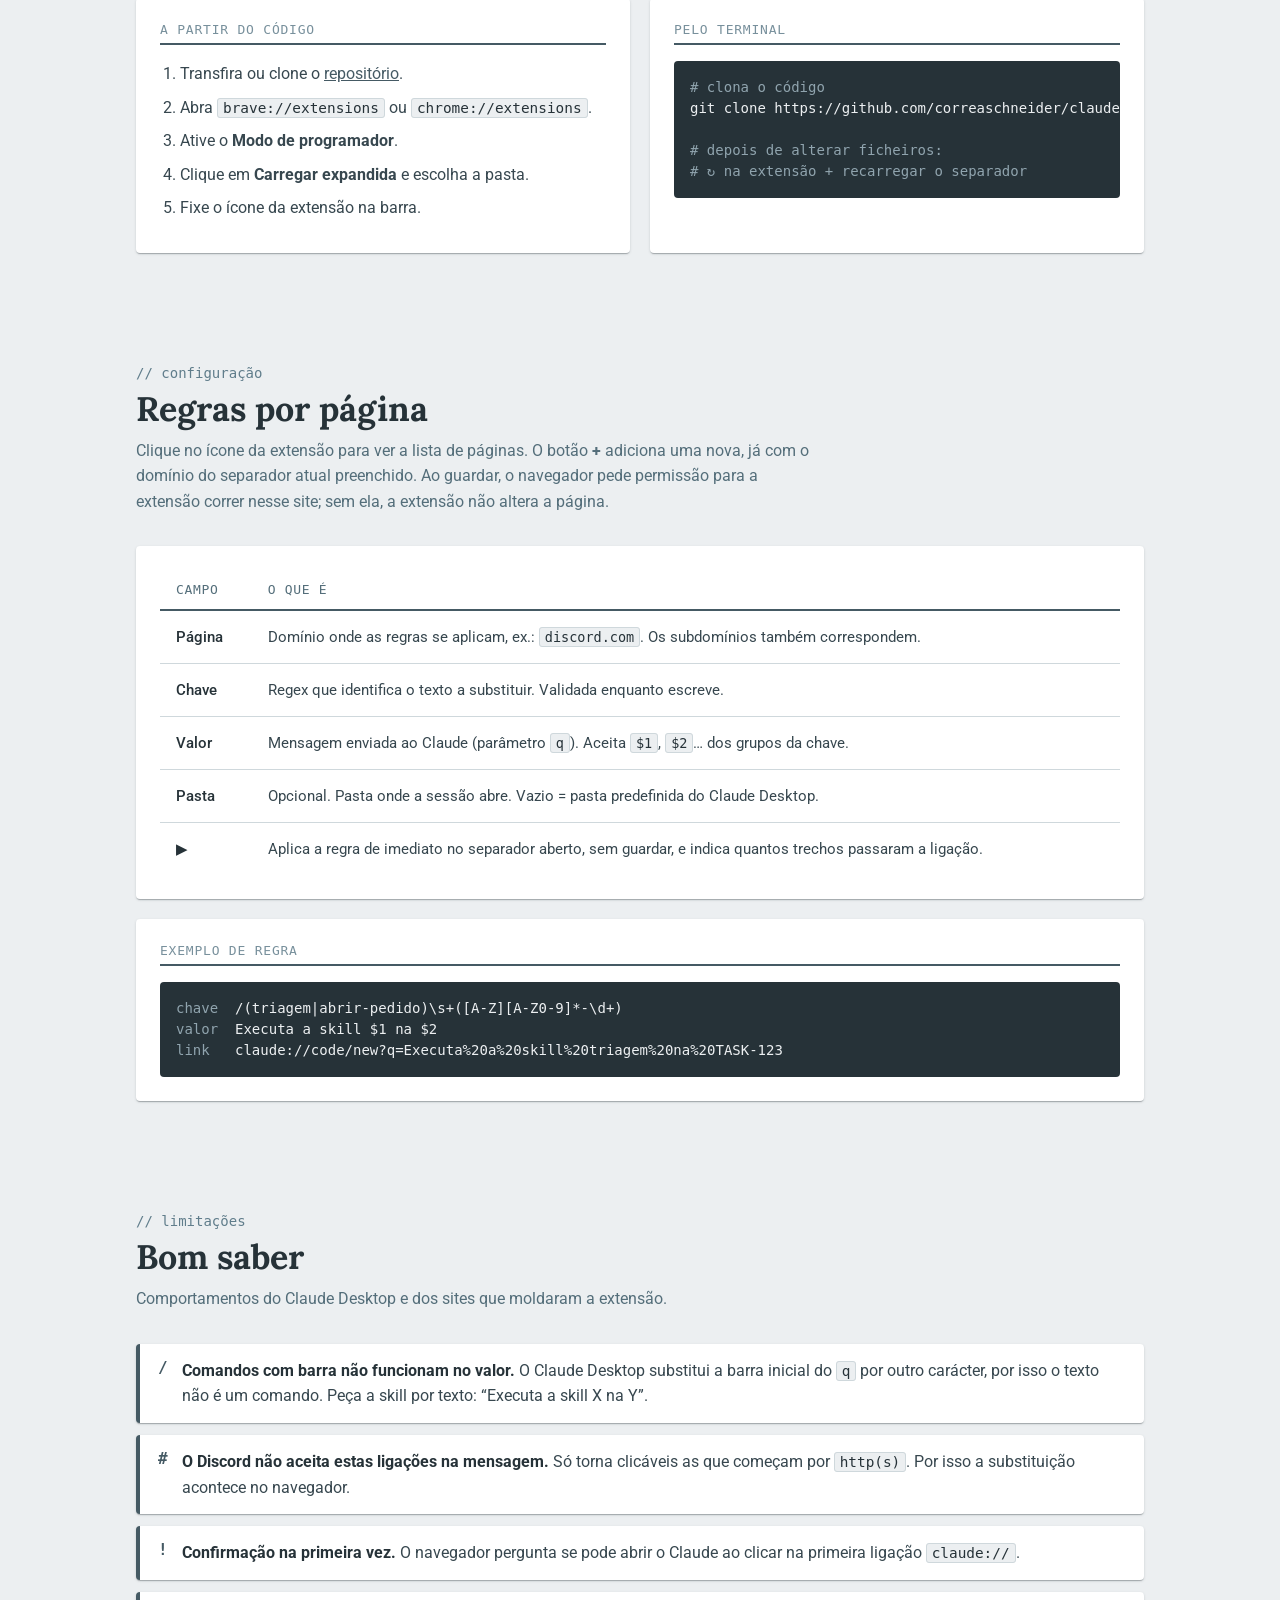
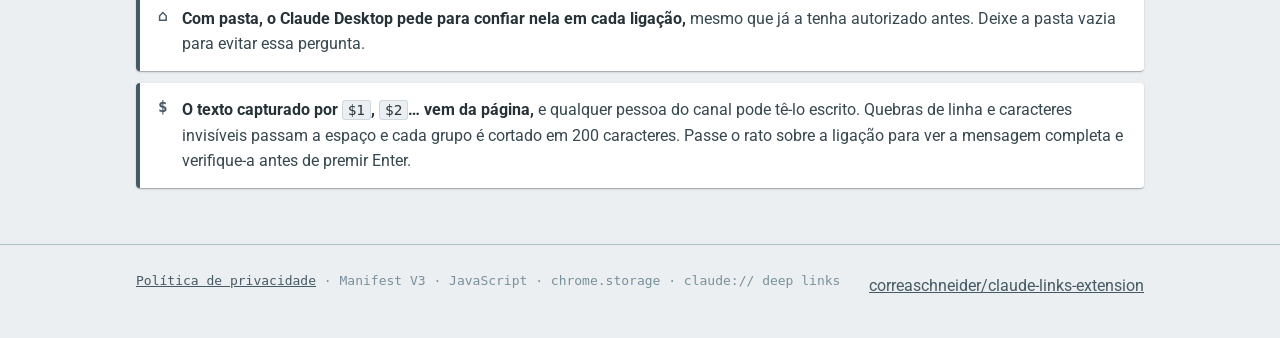
<file: docs/pt/index.html>
<!doctype html>
<html lang="pt-PT">
<head>
<meta charset="utf-8">
<meta name="viewport" content="width=device-width, initial-scale=1">
<title>Claude Links</title>
<meta name="description" content="Extensão para Chrome/Brave que transforma textos de uma página em ligações que abrem uma sessão no Claude Desktop com a mensagem pronta.">
<link rel="alternate" hreflang="en" href="https://correaschneider.github.io/claude-links-extension/">
<link rel="alternate" hreflang="pt-BR" href="https://correaschneider.github.io/claude-links-extension/pt-br/">
<link rel="alternate" hreflang="pt-PT" href="https://correaschneider.github.io/claude-links-extension/pt/">
<link rel="alternate" hreflang="es" href="https://correaschneider.github.io/claude-links-extension/es/">
<link rel="alternate" hreflang="it" href="https://correaschneider.github.io/claude-links-extension/it/">
<link rel="alternate" hreflang="x-default" href="https://correaschneider.github.io/claude-links-extension/">
<link rel="icon" type="image/svg+xml" href="../icon.svg">
<link rel="preconnect" href="https://fonts.googleapis.com">
<link rel="preconnect" href="https://fonts.gstatic.com" crossorigin>
<link href="https://fonts.googleapis.com/css2?family=Lora:ital,wght@0,600;0,700;1,500&family=Roboto:wght@400;500;700&display=swap" rel="stylesheet">
<link rel="stylesheet" href="../style.css">
</head>
<body>

<header class="appbar">
  <div class="inner">
    <a class="brand" href="./"><img src="../icon.svg" alt="" width="28" height="28" style="vertical-align:middle;margin-right:10px;border-radius:5px">Claude Links</a>
    <nav>
      <a href="./#how">Como funciona</a>
      <a href="./#install">Instalação</a>
      <a href="./#config">Configuração</a>
      <a href="https://github.com/correaschneider/claude-links-extension">GitHub</a>
    </nav>
    <details class="lang">
      <summary aria-label="Language">Português (Portugal) ▾</summary>
      <ul><li><a href="../" hreflang="en">English</a></li><li><a href="../pt-br/" hreflang="pt-BR">Português (Brasil)</a></li><li><a href="../pt/" hreflang="pt-PT" aria-current="page">Português (Portugal)</a></li><li><a href="../es/" hreflang="es">Español</a></li><li><a href="../it/" hreflang="it">Italiano</a></li></ul>
    </details>
  </div>
</header>

<div class="hero">
  <div class="container">
    <p class="kicker">// extensão chrome · brave</p>
    <h1>Do texto na página à sessão no Claude, num clique.</h1>
    <p class="lead">A Claude Links encontra textos que define por regex e transforma-os em ligações que abrem uma nova sessão no separador Code do Claude Desktop, com a mensagem já escrita.</p>
    <div class="actions">
      <a class="btn btn-contained" href="https://github.com/correaschneider/claude-links-extension">Ver no GitHub</a>
      <a class="btn btn-outlined" href="https://chromewebstore.google.com/detail/claude-links/lphafilnbkkfemcmibdbigaopjnbdell">Instalar</a>
    </div>
  </div>
</div>

<main>
  <section id="how">
    <div class="container">
      <p class="kicker">// como funciona</p>
      <h2>Um aviso passa a atalho</h2>
      <p class="section-sub">Uma automatização publica no Discord um aviso com um comando em texto. Com uma regra configurada, o comando passa a ser uma ligação; o clique abre o Claude com o pedido pronto.</p>

      <div class="compare">
        <div class="paper">
          <p class="label">Antes · texto simples</p>
          <div class="rule-line rule-before"></div>
          <p class="msg"><b>[TASK-123] Erro ao enviar mensagem</b></p>
          <p class="msg">Fazer a triagem com <span class="plain">/triagem TASK-123</span></p>
        </div>
        <div class="arrow" aria-hidden="true">→</div>
        <div class="paper">
          <p class="label">Depois · ligação</p>
          <div class="rule-line rule-after"></div>
          <p class="msg"><b>[TASK-123] Erro ao enviar mensagem</b></p>
          <p class="msg">Fazer a triagem com <span class="fake-link">/triagem TASK-123</span></p>
          <div class="composer"><small>Claude Desktop · nova sessão</small>Executa a skill triagem na TASK-123</div>
        </div>
      </div>

      <div class="steps" style="margin-top:32px">
        <div class="paper step"><h3>Encontra</h3><p>O script corre nas páginas adicionadas e acompanha o conteúdo que vai chegando, como as mensagens novas do Discord.</p></div>
        <div class="paper step"><h3>Substitui</h3><p>Cada trecho que corresponde a uma regra passa a ser uma ligação <code>claude://code/new</code>, construída com o valor e a pasta da regra.</p></div>
        <div class="paper step"><h3>Abre</h3><p>O clique abre uma sessão no Claude Desktop com a mensagem escrita. Nada é enviado sozinho: verifica-a e prime Enter.</p></div>
      </div>
    </div>
  </section>

  <section id="install">
    <div class="container">
      <p class="kicker">// instalação</p>
      <h2>Instalar</h2>
      <p class="section-sub">Instale pela Chrome Web Store (funciona no Chrome, no Brave e noutros navegadores Chromium) ou carregue a partir do código.</p>
      <div class="paper store-card">
        <div>
          <p class="label">Chrome Web Store · recomendado</p>
          <div class="rule-line rule-after"></div>
          <p>Um clique, com atualizações automáticas. Depois, fixe o ícone da extensão na barra.</p>
        </div>
        <a class="btn btn-contained" href="https://chromewebstore.google.com/detail/claude-links/lphafilnbkkfemcmibdbigaopjnbdell">Adicionar pela Chrome Web Store</a>
      </div>
      <div class="two" style="margin-top:20px">
        <div class="paper">
          <p class="label">A partir do código</p>
          <div class="rule-line rule-after"></div>
          <ol class="install"><li>Transfira ou clone o <a href="https://github.com/correaschneider/claude-links-extension">repositório</a>.</li><li>Abra <code>brave://extensions</code> ou <code>chrome://extensions</code>.</li><li>Ative o <strong>Modo de programador</strong>.</li><li>Clique em <strong>Carregar expandida</strong> e escolha a pasta.</li><li>Fixe o ícone da extensão na barra.</li></ol>
        </div>
        <div class="paper">
          <p class="label">Pelo terminal</p>
          <div class="rule-line rule-after"></div>
          <pre><span class="c"># clona o código</span>
git clone https://github.com/correaschneider/claude-links-extension.git

<span class="c"># depois de alterar ficheiros:</span>
<span class="c"># ↻ na extensão + recarregar o separador</span></pre>
        </div>
      </div>
    </div>
  </section>

  <section id="config">
    <div class="container">
      <p class="kicker">// configuração</p>
      <h2>Regras por página</h2>
      <p class="section-sub">Clique no ícone da extensão para ver a lista de páginas. O botão <strong>+</strong> adiciona uma nova, já com o domínio do separador atual preenchido. Ao guardar, o navegador pede permissão para a extensão correr nesse site; sem ela, a extensão não altera a página.</p>

      <div class="paper table-wrap">
        <table>
          <thead><tr><th>Campo</th><th>O que é</th></tr></thead>
          <tbody>
            <tr><td>Página</td><td>Domínio onde as regras se aplicam, ex.: <code>discord.com</code>. Os subdomínios também correspondem.</td></tr>
            <tr><td>Chave</td><td>Regex que identifica o texto a substituir. Validada enquanto escreve.</td></tr>
            <tr><td>Valor</td><td>Mensagem enviada ao Claude (parâmetro <code>q</code>). Aceita <code>$1</code>, <code>$2</code>… dos grupos da chave.</td></tr>
            <tr><td>Pasta</td><td>Opcional. Pasta onde a sessão abre. Vazio = pasta predefinida do Claude Desktop.</td></tr>
            <tr><td>▶</td><td>Aplica a regra de imediato no separador aberto, sem guardar, e indica quantos trechos passaram a ligação.</td></tr>
          </tbody>
        </table>
      </div>

      <div class="paper" style="margin-top:20px">
        <p class="label">Exemplo de regra</p>
        <div class="rule-line rule-after"></div>
        <pre><span class="c">chave</span>  /(triagem|abrir-pedido)\s+([A-Z][A-Z0-9]*-\d+)
<span class="c">valor</span>  Executa a skill $1 na $2
<span class="c">link </span>  claude://code/new?q=Executa%20a%20skill%20triagem%20na%20TASK-123</pre>
      </div>
    </div>
  </section>

  <section id="limits">
    <div class="container">
      <p class="kicker">// limitações</p>
      <h2>Bom saber</h2>
      <p class="section-sub">Comportamentos do Claude Desktop e dos sites que moldaram a extensão.</p>
      <div class="alerts">
        <div class="alert"><span class="ico">/</span><p><strong>Comandos com barra não funcionam no valor.</strong> O Claude Desktop substitui a barra inicial do <code>q</code> por outro carácter, por isso o texto não é um comando. Peça a skill por texto: “Executa a skill X na Y”.</p></div>
        <div class="alert"><span class="ico">#</span><p><strong>O Discord não aceita estas ligações na mensagem.</strong> Só torna clicáveis as que começam por <code>http(s)</code>. Por isso a substituição acontece no navegador.</p></div>
        <div class="alert"><span class="ico">!</span><p><strong>Confirmação na primeira vez.</strong> O navegador pergunta se pode abrir o Claude ao clicar na primeira ligação <code>claude://</code>.</p></div>
        <div class="alert"><span class="ico">⌂</span><p><strong>Com pasta, o Claude Desktop pede para confiar nela em cada ligação,</strong> mesmo que já a tenha autorizado antes. Deixe a pasta vazia para evitar essa pergunta.</p></div>
        <div class="alert"><span class="ico">$</span><p><strong>O texto capturado por <code>$1</code>, <code>$2</code>… vem da página,</strong> e qualquer pessoa do canal pode tê-lo escrito. Quebras de linha e caracteres invisíveis passam a espaço e cada grupo é cortado em 200 caracteres. Passe o rato sobre a ligação para ver a mensagem completa e verifique-a antes de premir Enter.</p></div>
      </div>
    </div>
  </section>
</main>

<footer>
  <div class="container">
    <span class="stack"><a href="privacy.html">Política de privacidade</a> · Manifest V3 · JavaScript · chrome.storage · claude:// deep links</span>
    <a href="https://github.com/correaschneider/claude-links-extension">correaschneider/claude-links-extension</a>
  </div>
</footer>

</body>
</html>
</file>
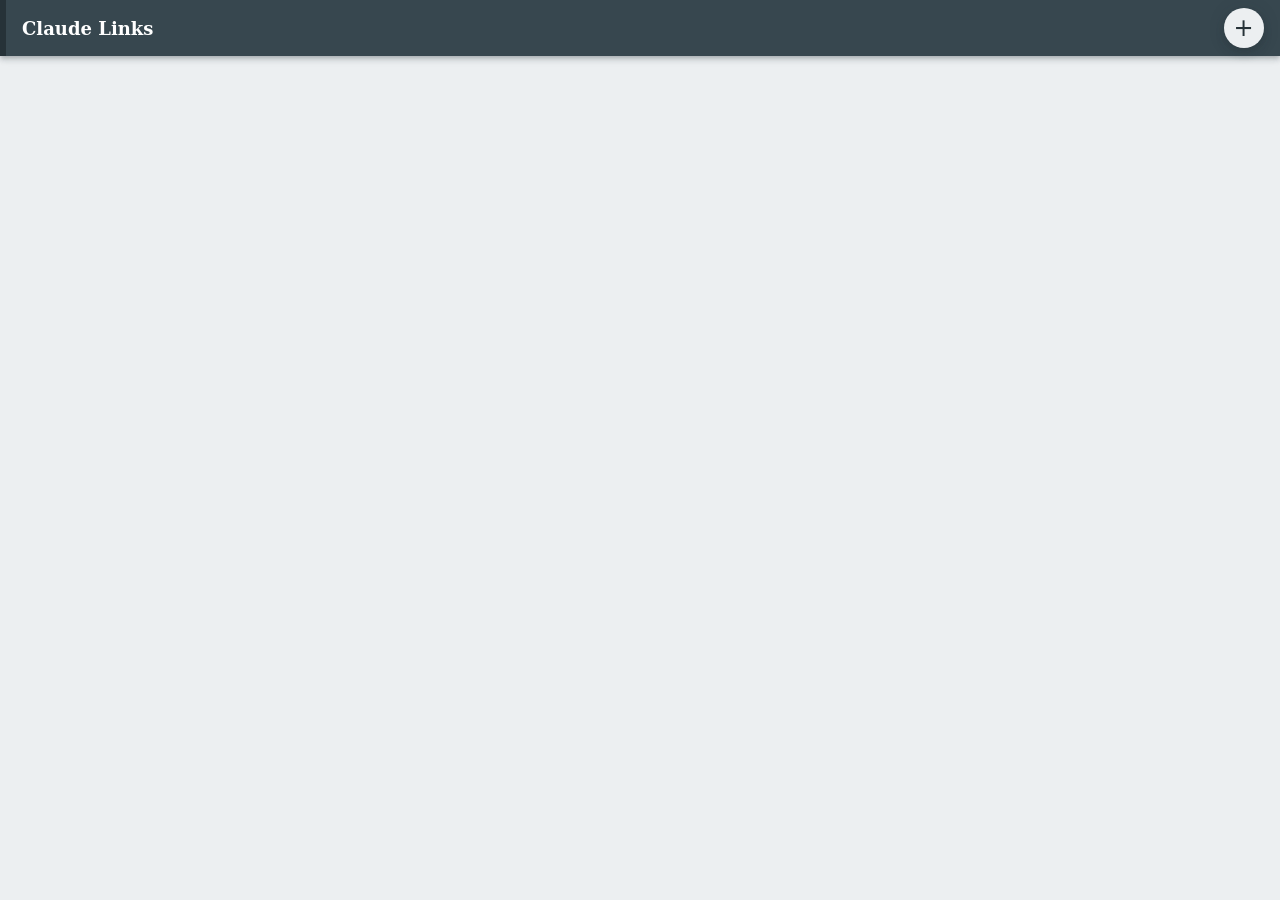
<file: options.html>
<!doctype html>
<meta charset="utf-8">
<title>Claude Links</title>
<style>
  /* Paleta blueGrey do MUI */
  :root {
    --bg-50:#eceff1; --bg-100:#cfd8dc; --bg-200:#b0bec5; --bg-300:#90a4ae; --bg-400:#78909c;
    --bg-500:#607d8b; --bg-600:#546e7a; --bg-700:#455a64; --bg-800:#37474f; --bg-900:#263238;
    --paper:#ffffff;
    --mono:'DejaVu Sans Mono', ui-monospace, Menlo, Consolas, monospace;
    --serif:Georgia, 'Noto Serif', 'DejaVu Serif', serif; /* fontes do sistema: o popup não busca nada fora */
    --sans:system-ui, 'Segoe UI', Roboto, 'Liberation Sans', Helvetica, Arial, sans-serif;
    --e1:0 2px 1px -1px rgba(38,50,56,.2),0 1px 1px 0 rgba(38,50,56,.14),0 1px 3px 0 rgba(38,50,56,.12);
    --e4:0 2px 4px -1px rgba(38,50,56,.2),0 4px 5px 0 rgba(38,50,56,.14),0 1px 10px 0 rgba(38,50,56,.12);
    --e6:0 3px 5px -1px rgba(38,50,56,.2),0 6px 10px 0 rgba(38,50,56,.14),0 1px 18px 0 rgba(38,50,56,.12);
  }
  * { box-sizing:border-box; }
  [hidden] { display:none !important; }
  body { margin:0; min-width:680px; background:var(--bg-50); color:var(--bg-800); font:14px/1.5 var(--sans); }

  /* AppBar */
  .appbar { display:flex; align-items:center; gap:12px; height:56px; padding:0 16px; background:var(--bg-800); color:#fff; box-shadow:var(--e4); border-left:6px solid var(--bg-900); }
  .appbar h1 { font:600 18px var(--serif); margin:0; flex:1; overflow:hidden; text-overflow:ellipsis; white-space:nowrap; }
  .appbar .kicker { font:12px var(--mono); color:var(--bg-200); }

  main { padding:16px; }
  .label { font:12px var(--mono); text-transform:uppercase; letter-spacing:.06em; color:var(--bg-500); margin:0 0 8px; }

  /* Botões MUI */
  button { font:500 13px var(--sans); letter-spacing:.04em; text-transform:uppercase; border-radius:4px; cursor:pointer; transition:background .2s, box-shadow .2s, border-color .2s; }
  .btn-contained { background:var(--bg-700); color:#fff; border:0; padding:7px 18px; box-shadow:var(--e1); }
  .btn-contained:hover { background:var(--bg-900); box-shadow:var(--e4); }
  .btn-outlined { background:transparent; color:var(--bg-700); border:1px solid var(--bg-300); padding:6px 16px; }
  .btn-outlined:hover { background:rgba(69,90,100,.06); border-color:var(--bg-700); }
  .btn-text { background:transparent; color:var(--bg-700); border:0; padding:7px 10px; }
  .btn-text:hover { background:rgba(69,90,100,.08); }
  .appbar .btn-text { color:var(--bg-100); }
  .appbar .btn-text:hover { background:rgba(255,255,255,.08); color:#fff; }
  .fab { width:40px; height:40px; border-radius:50%; border:0; background:var(--bg-50); color:var(--bg-900); font:400 24px/1 var(--sans); box-shadow:var(--e6); }
  .fab:hover { background:#fff; }
  .icon-btn { width:34px; height:34px; border-radius:50%; border:0; background:transparent; color:var(--bg-500); font-size:16px; text-transform:none; }
  .icon-btn:hover { background:rgba(69,90,100,.1); color:var(--bg-900); }

  /* Lista (MUI List em Paper) */
  .list { list-style:none; margin:0; padding:0; background:var(--paper); border-radius:4px; box-shadow:var(--e1); overflow:hidden; }
  .item { display:flex; align-items:center; gap:12px; padding:12px 16px; border-bottom:1px solid var(--bg-100); cursor:pointer; transition:background .15s; }
  .item:last-child { border-bottom:0; }
  .item:hover { background:var(--bg-50); }
  .item::before { content:''; width:4px; align-self:stretch; background:var(--bg-700); border-radius:2px; }
  .item .host { flex:1; font-weight:500; color:var(--bg-900); font-size:15px; }
  .item .count { font:12px var(--mono); color:var(--bg-500); }
  .item .no-perm { font:11px var(--mono); text-transform:uppercase; letter-spacing:.04em; color:var(--bg-900); background:var(--bg-100); border-radius:3px; padding:2px 6px; margin-right:auto; }
  .item::after { content:'›'; color:var(--bg-400); font-size:20px; line-height:1; }
  .empty { background:var(--paper); border-radius:4px; box-shadow:var(--e1); padding:28px 16px; text-align:center; color:var(--bg-500); margin:0; }

  /* Paper do formulário */
  .paper { background:var(--paper); border-radius:4px; box-shadow:var(--e1); padding:16px; margin-bottom:16px; }
  .rule-line { height:2px; background:var(--bg-700); margin:0 0 16px; }

  /* TextField outlined */
  .field { position:relative; }
  .field label { position:absolute; top:-8px; left:10px; padding:0 4px; background:var(--paper); font-size:12px; color:var(--bg-500); }
  input { width:100%; height:40px; padding:8px 12px; border:1px solid var(--bg-200); border-radius:4px; background:var(--paper); color:var(--bg-900); font:13px var(--mono); outline:none; transition:border-color .15s, box-shadow .15s; }
  input:hover { border-color:var(--bg-500); }
  input:focus { border-color:var(--bg-700); box-shadow:0 0 0 1px var(--bg-700); }
  input.invalid { border-color:var(--bg-900); box-shadow:0 0 0 2px var(--bg-900); background:var(--bg-50); }
  input::placeholder { color:var(--bg-300); }

  .row { display:grid; grid-template-columns:1.4fr 1.4fr 1fr 34px 34px; gap:8px; align-items:center; margin-bottom:10px; }
  .row-msg { grid-column:1 / -1; margin:-4px 0 0; font:12px var(--mono); color:var(--bg-900); }
  .row-msg.info { color:var(--bg-600); }
  .row-msg code { font:12px var(--mono); background:var(--bg-100); color:var(--bg-900); border-radius:3px; padding:1px 5px; }
  .row > * { min-width:0; }
  .labels { margin-bottom:6px; font:11px var(--mono); text-transform:uppercase; letter-spacing:.05em; color:var(--bg-500); }
  .tip { cursor:help; border-bottom:1px dotted var(--bg-500); text-transform:none; }

  .bar { display:flex; align-items:center; gap:8px; }
  .bar .spacer { flex:1; }
  #status { font-size:13px; }
  #status.err { color:var(--bg-900); font-weight:500; }
  #status.ok { color:var(--bg-600); }

  .hint { display:flex; gap:10px; margin:0; padding:10px 14px; background:var(--paper); border-left:4px solid var(--bg-700); border-radius:4px; box-shadow:var(--e1); font-size:13px; color:var(--bg-700); }
  .hint b { font:700 13px var(--mono); color:var(--bg-900); }
</style>

<!-- Listagem -->
<section id="view-list">
  <header class="appbar">
    <h1>Claude Links</h1>
    <span class="kicker" data-i18n="pagesKicker"></span>
    <button id="add-page" class="fab" data-i18n-title="addPage">+</button>
  </header>
  <main>
    <ul id="list" class="list"></ul>
    <p id="empty" class="empty" data-i18n="emptyList" hidden></p>
  </main>
</section>

<!-- Formulário de uma página -->
<section id="view-form" hidden>
  <header class="appbar">
    <button id="back" class="btn-text" data-i18n="back"></button>
    <h1 id="form-title"></h1>
  </header>
  <main>
    <div class="paper">
      <p class="label" data-i18n="pageLabel"></p>
      <div class="rule-line"></div>
      <div class="field">
        <label for="host" data-i18n="domainLabel"></label>
        <input id="host" placeholder="discord.com">
      </div>
    </div>

    <div class="paper">
      <p class="label" data-i18n="replacementsLabel"></p>
      <div class="rule-line"></div>
      <div class="row labels">
        <span data-i18n="colKey"></span>
        <span data-i18n="colValue"></span>
        <span><span data-i18n="colFolder"></span> <span class="tip" data-i18n-title="folderTip">(?)</span></span>
        <span></span>
        <span></span>
      </div>
      <div id="reps"></div>
      <button id="add-rep" class="btn-text" data-i18n="addReplacement"></button>
    </div>

    <div class="bar paper">
      <button id="del-page" class="btn-outlined" data-i18n="deletePage"></button>
      <span class="spacer"></span>
      <span id="status"></span>
      <button id="merge" class="btn-outlined" data-i18n="merge" hidden></button>
      <button id="save" class="btn-contained" data-i18n="save"></button>
    </div>

    <p class="hint"><b>/</b><span data-i18n="hintSlash"></span></p>
  </main>
</section>

<template id="tpl-rep">
  <div class="row rep">
    <input class="match" data-i18n-placeholder="phKey">
    <input class="q" data-i18n-placeholder="phValue">
    <input class="folder" data-i18n-placeholder="phFolder">
    <button class="icon-btn run-rep" data-i18n-title="runTitle">▶</button>
    <button class="icon-btn del-rep" data-i18n-title="deleteRepTitle">✕</button>
    <p class="row-msg" hidden></p>
  </div>
</template>

<script src="defaults.js"></script>
<script src="options.js"></script>
</file>
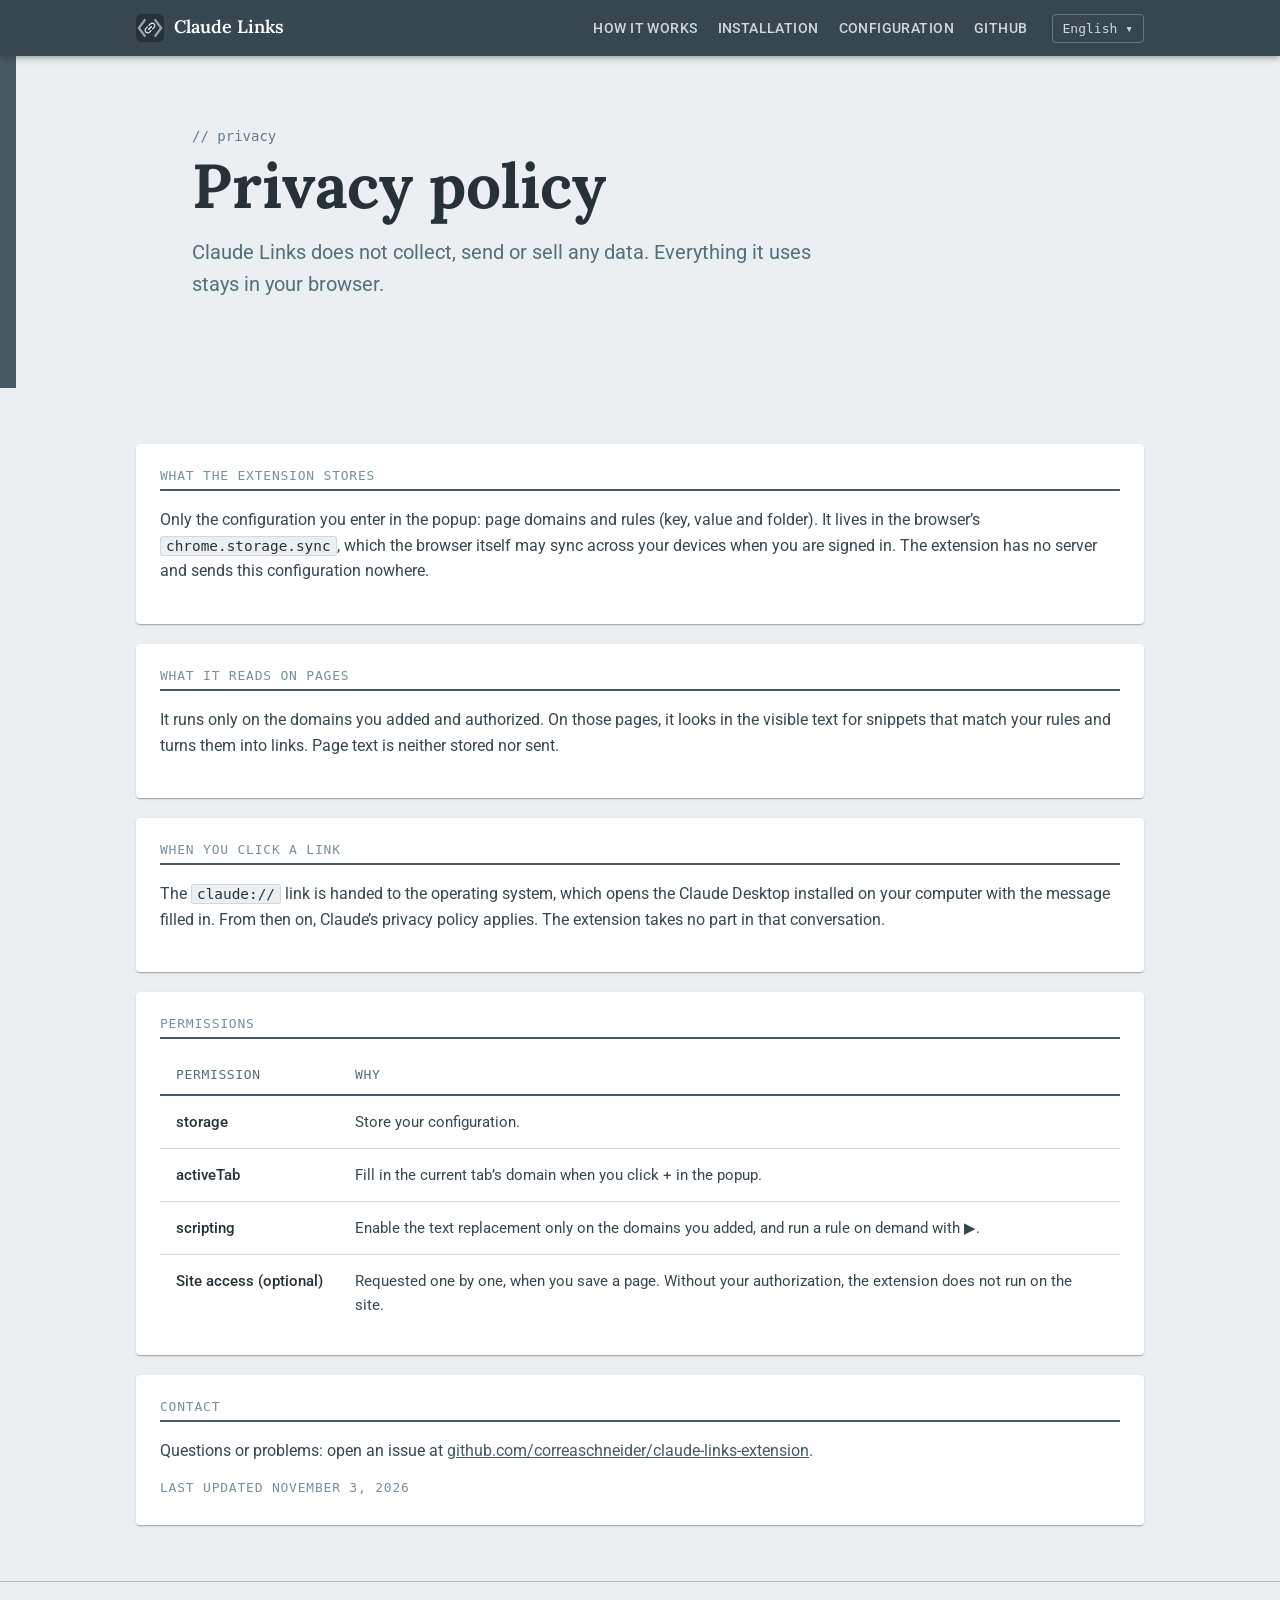
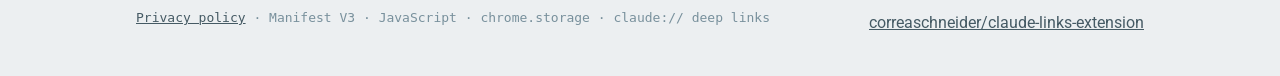
<file: docs/privacy.html>
<!doctype html>
<html lang="en">
<head>
<meta charset="utf-8">
<meta name="viewport" content="width=device-width, initial-scale=1">
<title>Claude Links · Privacy policy</title>
<meta name="description" content="Chrome/Brave extension that turns text on a page into links that open a Claude Desktop session with the message ready.">
<link rel="alternate" hreflang="en" href="https://correaschneider.github.io/claude-links-extension/privacy.html">
<link rel="alternate" hreflang="pt-BR" href="https://correaschneider.github.io/claude-links-extension/pt-br/privacy.html">
<link rel="alternate" hreflang="pt-PT" href="https://correaschneider.github.io/claude-links-extension/pt/privacy.html">
<link rel="alternate" hreflang="es" href="https://correaschneider.github.io/claude-links-extension/es/privacy.html">
<link rel="alternate" hreflang="it" href="https://correaschneider.github.io/claude-links-extension/it/privacy.html">
<link rel="alternate" hreflang="x-default" href="https://correaschneider.github.io/claude-links-extension/privacy.html">
<link rel="icon" type="image/svg+xml" href="icon.svg">
<link rel="preconnect" href="https://fonts.googleapis.com">
<link rel="preconnect" href="https://fonts.gstatic.com" crossorigin>
<link href="https://fonts.googleapis.com/css2?family=Lora:ital,wght@0,600;0,700;1,500&family=Roboto:wght@400;500;700&display=swap" rel="stylesheet">
<link rel="stylesheet" href="style.css">
</head>
<body>

<header class="appbar">
  <div class="inner">
    <a class="brand" href="./"><img src="icon.svg" alt="" width="28" height="28" style="vertical-align:middle;margin-right:10px;border-radius:5px">Claude Links</a>
    <nav>
      <a href="./#how">How it works</a>
      <a href="./#install">Installation</a>
      <a href="./#config">Configuration</a>
      <a href="https://github.com/correaschneider/claude-links-extension">GitHub</a>
    </nav>
    <details class="lang">
      <summary aria-label="Language">English ▾</summary>
      <ul><li><a href="privacy.html" hreflang="en" aria-current="page">English</a></li><li><a href="pt-br/privacy.html" hreflang="pt-BR">Português (Brasil)</a></li><li><a href="pt/privacy.html" hreflang="pt-PT">Português (Portugal)</a></li><li><a href="es/privacy.html" hreflang="es">Español</a></li><li><a href="it/privacy.html" hreflang="it">Italiano</a></li></ul>
    </details>
  </div>
</header>

<div class="hero">
  <div class="container">
    <p class="kicker">// privacy</p>
    <h1>Privacy policy</h1>
    <p class="lead">Claude Links does not collect, send or sell any data. Everything it uses stays in your browser.</p>
  </div>
</div>
<main>
  <section>
    <div class="container">
      <div class="paper">
        <p class="label">What the extension stores</p>
        <div class="rule-line rule-after"></div>
        <p>Only the configuration you enter in the popup: page domains and rules (key, value and folder). It lives in the browser’s <code>chrome.storage.sync</code>, which the browser itself may sync across your devices when you are signed in. The extension has no server and sends this configuration nowhere.</p>
      </div>
      <div class="paper" style="margin-top:20px">
        <p class="label">What it reads on pages</p>
        <div class="rule-line rule-after"></div>
        <p>It runs only on the domains you added and authorized. On those pages, it looks in the visible text for snippets that match your rules and turns them into links. Page text is neither stored nor sent.</p>
      </div>
      <div class="paper" style="margin-top:20px">
        <p class="label">When you click a link</p>
        <div class="rule-line rule-after"></div>
        <p>The <code>claude://</code> link is handed to the operating system, which opens the Claude Desktop installed on your computer with the message filled in. From then on, Claude’s privacy policy applies. The extension takes no part in that conversation.</p>
      </div>
      <div class="paper" style="margin-top:20px">
        <p class="label">Permissions</p>
        <div class="rule-line rule-after"></div>
        <div class="table-wrap"><table>
          <thead><tr><th>Permission</th><th>Why</th></tr></thead>
          <tbody>
            <tr><td>storage</td><td>Store your configuration.</td></tr>
            <tr><td>activeTab</td><td>Fill in the current tab’s domain when you click + in the popup.</td></tr>
            <tr><td>scripting</td><td>Enable the text replacement only on the domains you added, and run a rule on demand with ▶.</td></tr>
            <tr><td>Site access (optional)</td><td>Requested one by one, when you save a page. Without your authorization, the extension does not run on the site.</td></tr>
          </tbody>
        </table></div>
      </div>
      <div class="paper" style="margin-top:20px">
        <p class="label">Contact</p>
        <div class="rule-line rule-after"></div>
        <p>Questions or problems: open an issue at <a href="https://github.com/correaschneider/claude-links-extension/issues">github.com/correaschneider/claude-links-extension</a>.</p>
        <p class="label" style="margin-top:16px">Last updated November 3, 2026</p>
      </div>
    </div>
  </section>
</main>

<footer>
  <div class="container">
    <span class="stack"><a href="privacy.html">Privacy policy</a> · Manifest V3 · JavaScript · chrome.storage · claude:// deep links</span>
    <a href="https://github.com/correaschneider/claude-links-extension">correaschneider/claude-links-extension</a>
  </div>
</footer>

</body>
</html>
</file>
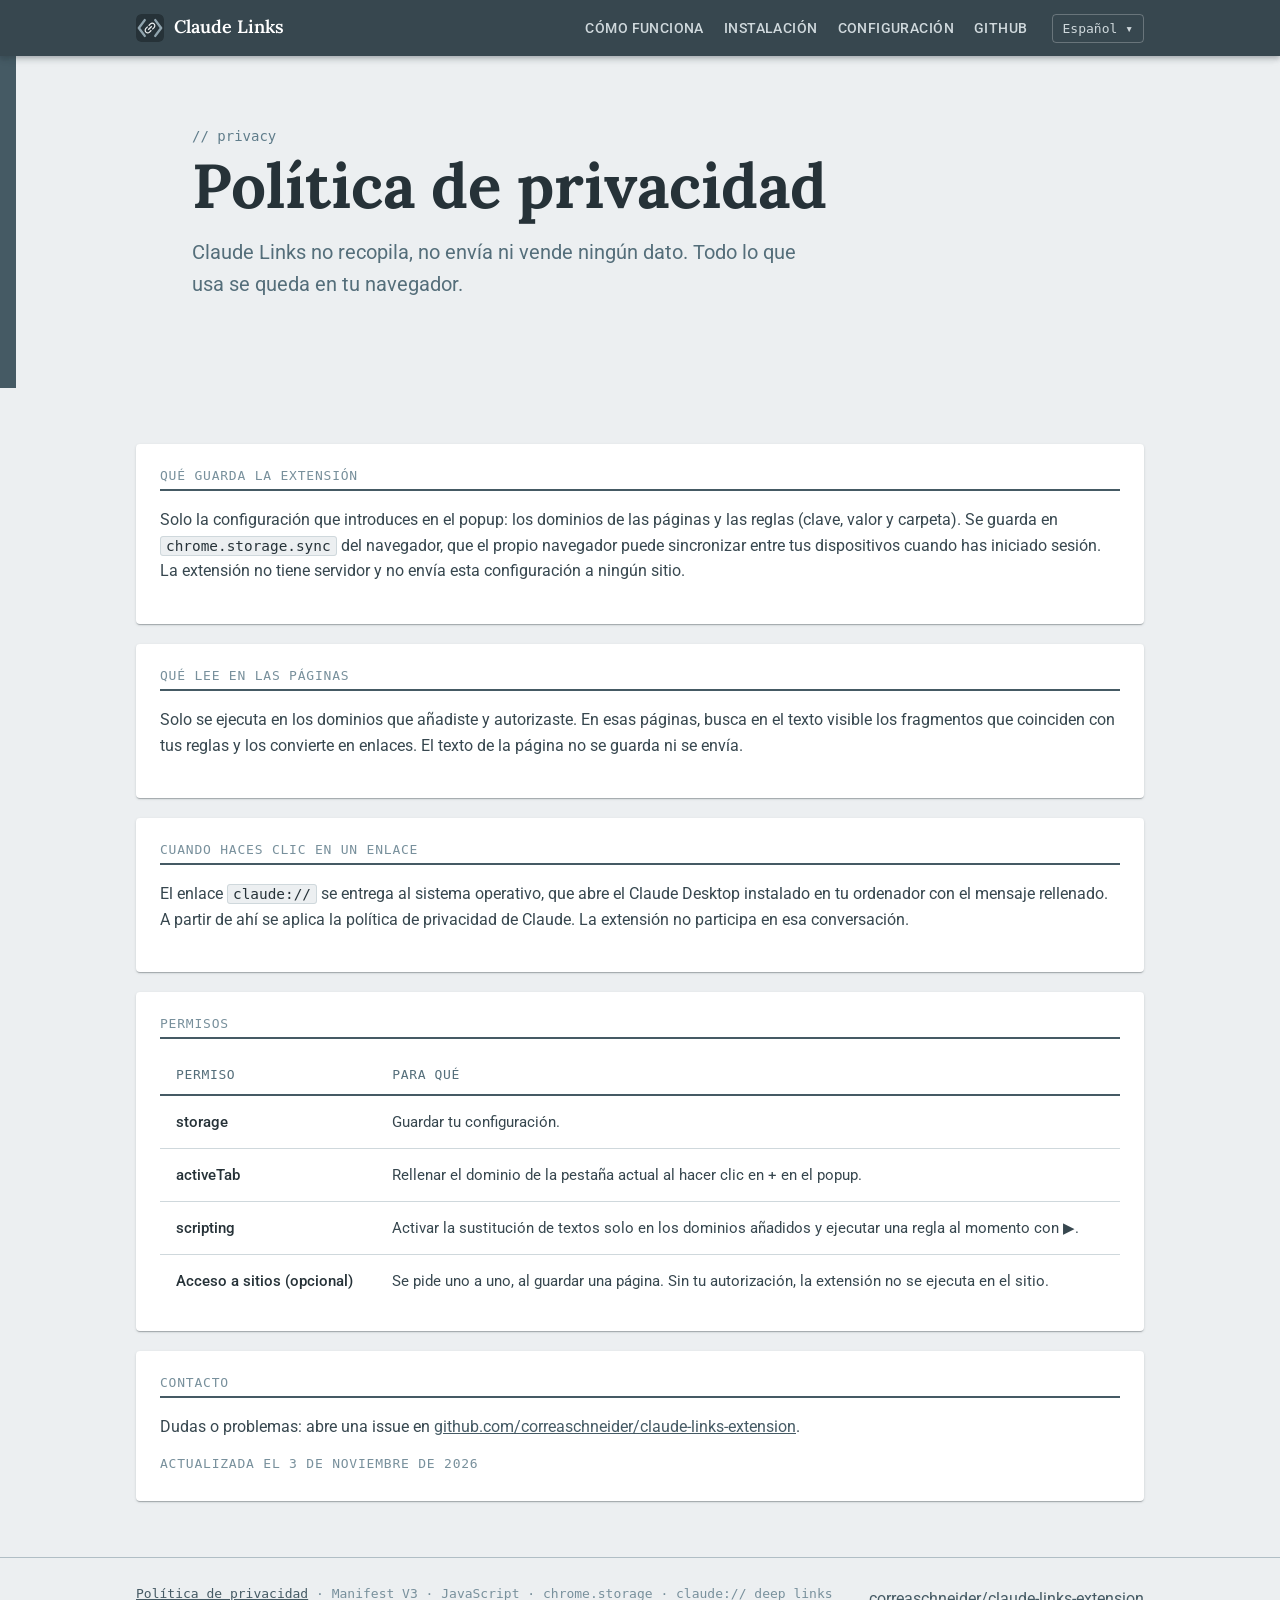
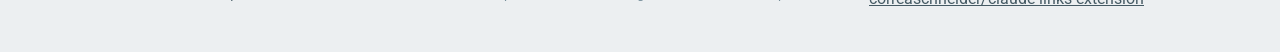
<file: docs/es/privacy.html>
<!doctype html>
<html lang="es">
<head>
<meta charset="utf-8">
<meta name="viewport" content="width=device-width, initial-scale=1">
<title>Claude Links · Política de privacidad</title>
<meta name="description" content="Extensión para Chrome/Brave que convierte textos de una página en enlaces que abren una sesión en Claude Desktop con el mensaje listo.">
<link rel="alternate" hreflang="en" href="https://correaschneider.github.io/claude-links-extension/privacy.html">
<link rel="alternate" hreflang="pt-BR" href="https://correaschneider.github.io/claude-links-extension/pt-br/privacy.html">
<link rel="alternate" hreflang="pt-PT" href="https://correaschneider.github.io/claude-links-extension/pt/privacy.html">
<link rel="alternate" hreflang="es" href="https://correaschneider.github.io/claude-links-extension/es/privacy.html">
<link rel="alternate" hreflang="it" href="https://correaschneider.github.io/claude-links-extension/it/privacy.html">
<link rel="alternate" hreflang="x-default" href="https://correaschneider.github.io/claude-links-extension/privacy.html">
<link rel="icon" type="image/svg+xml" href="../icon.svg">
<link rel="preconnect" href="https://fonts.googleapis.com">
<link rel="preconnect" href="https://fonts.gstatic.com" crossorigin>
<link href="https://fonts.googleapis.com/css2?family=Lora:ital,wght@0,600;0,700;1,500&family=Roboto:wght@400;500;700&display=swap" rel="stylesheet">
<link rel="stylesheet" href="../style.css">
</head>
<body>

<header class="appbar">
  <div class="inner">
    <a class="brand" href="./"><img src="../icon.svg" alt="" width="28" height="28" style="vertical-align:middle;margin-right:10px;border-radius:5px">Claude Links</a>
    <nav>
      <a href="./#how">Cómo funciona</a>
      <a href="./#install">Instalación</a>
      <a href="./#config">Configuración</a>
      <a href="https://github.com/correaschneider/claude-links-extension">GitHub</a>
    </nav>
    <details class="lang">
      <summary aria-label="Language">Español ▾</summary>
      <ul><li><a href="../privacy.html" hreflang="en">English</a></li><li><a href="../pt-br/privacy.html" hreflang="pt-BR">Português (Brasil)</a></li><li><a href="../pt/privacy.html" hreflang="pt-PT">Português (Portugal)</a></li><li><a href="../es/privacy.html" hreflang="es" aria-current="page">Español</a></li><li><a href="../it/privacy.html" hreflang="it">Italiano</a></li></ul>
    </details>
  </div>
</header>

<div class="hero">
  <div class="container">
    <p class="kicker">// privacy</p>
    <h1>Política de privacidad</h1>
    <p class="lead">Claude Links no recopila, no envía ni vende ningún dato. Todo lo que usa se queda en tu navegador.</p>
  </div>
</div>
<main>
  <section>
    <div class="container">
      <div class="paper">
        <p class="label">Qué guarda la extensión</p>
        <div class="rule-line rule-after"></div>
        <p>Solo la configuración que introduces en el popup: los dominios de las páginas y las reglas (clave, valor y carpeta). Se guarda en <code>chrome.storage.sync</code> del navegador, que el propio navegador puede sincronizar entre tus dispositivos cuando has iniciado sesión. La extensión no tiene servidor y no envía esta configuración a ningún sitio.</p>
      </div>
      <div class="paper" style="margin-top:20px">
        <p class="label">Qué lee en las páginas</p>
        <div class="rule-line rule-after"></div>
        <p>Solo se ejecuta en los dominios que añadiste y autorizaste. En esas páginas, busca en el texto visible los fragmentos que coinciden con tus reglas y los convierte en enlaces. El texto de la página no se guarda ni se envía.</p>
      </div>
      <div class="paper" style="margin-top:20px">
        <p class="label">Cuando haces clic en un enlace</p>
        <div class="rule-line rule-after"></div>
        <p>El enlace <code>claude://</code> se entrega al sistema operativo, que abre el Claude Desktop instalado en tu ordenador con el mensaje rellenado. A partir de ahí se aplica la política de privacidad de Claude. La extensión no participa en esa conversación.</p>
      </div>
      <div class="paper" style="margin-top:20px">
        <p class="label">Permisos</p>
        <div class="rule-line rule-after"></div>
        <div class="table-wrap"><table>
          <thead><tr><th>Permiso</th><th>Para qué</th></tr></thead>
          <tbody>
            <tr><td>storage</td><td>Guardar tu configuración.</td></tr>
            <tr><td>activeTab</td><td>Rellenar el dominio de la pestaña actual al hacer clic en + en el popup.</td></tr>
            <tr><td>scripting</td><td>Activar la sustitución de textos solo en los dominios añadidos y ejecutar una regla al momento con ▶.</td></tr>
            <tr><td>Acceso a sitios (opcional)</td><td>Se pide uno a uno, al guardar una página. Sin tu autorización, la extensión no se ejecuta en el sitio.</td></tr>
          </tbody>
        </table></div>
      </div>
      <div class="paper" style="margin-top:20px">
        <p class="label">Contacto</p>
        <div class="rule-line rule-after"></div>
        <p>Dudas o problemas: abre una issue en <a href="https://github.com/correaschneider/claude-links-extension/issues">github.com/correaschneider/claude-links-extension</a>.</p>
        <p class="label" style="margin-top:16px">Actualizada el 3 de noviembre de 2026</p>
      </div>
    </div>
  </section>
</main>

<footer>
  <div class="container">
    <span class="stack"><a href="privacy.html">Política de privacidad</a> · Manifest V3 · JavaScript · chrome.storage · claude:// deep links</span>
    <a href="https://github.com/correaschneider/claude-links-extension">correaschneider/claude-links-extension</a>
  </div>
</footer>

</body>
</html>
</file>
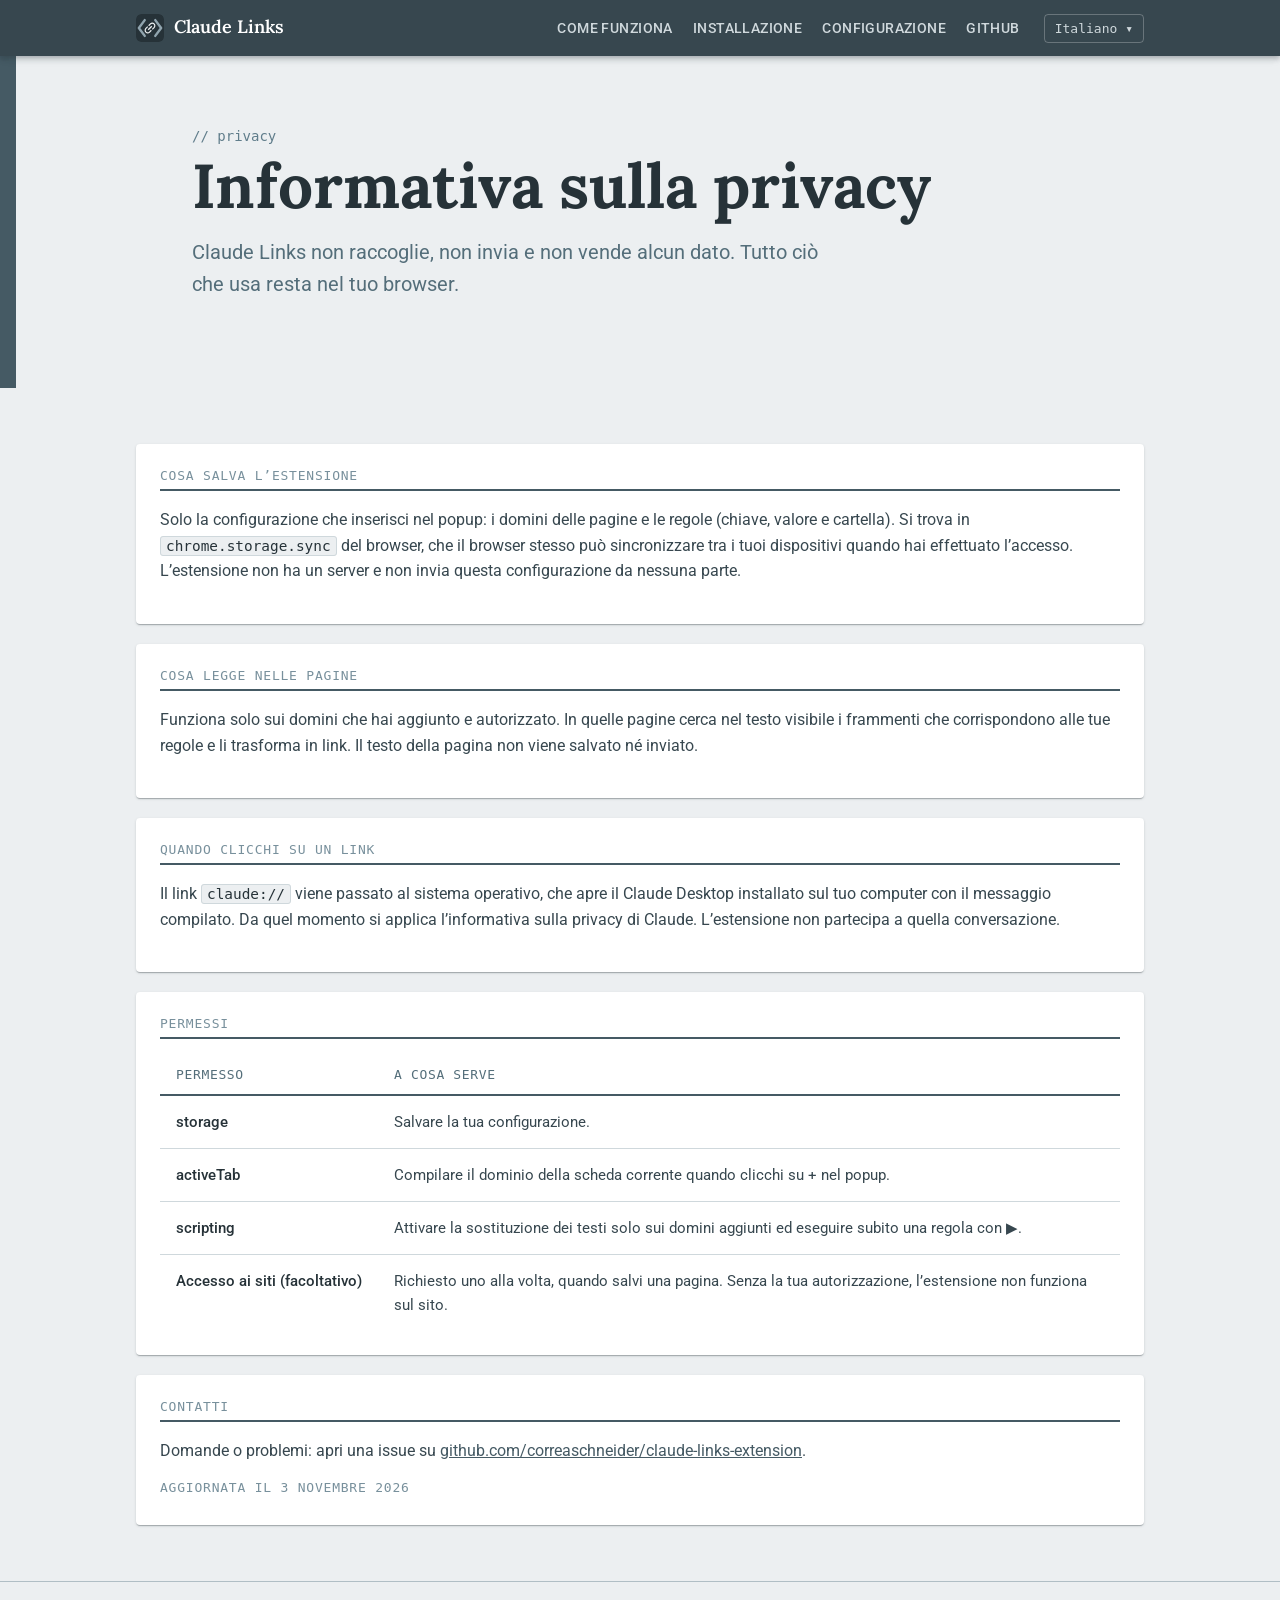
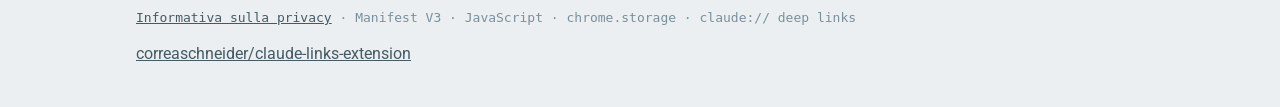
<file: docs/it/privacy.html>
<!doctype html>
<html lang="it">
<head>
<meta charset="utf-8">
<meta name="viewport" content="width=device-width, initial-scale=1">
<title>Claude Links · Informativa sulla privacy</title>
<meta name="description" content="Estensione per Chrome/Brave che trasforma i testi di una pagina in link che aprono una sessione di Claude Desktop con il messaggio pronto.">
<link rel="alternate" hreflang="en" href="https://correaschneider.github.io/claude-links-extension/privacy.html">
<link rel="alternate" hreflang="pt-BR" href="https://correaschneider.github.io/claude-links-extension/pt-br/privacy.html">
<link rel="alternate" hreflang="pt-PT" href="https://correaschneider.github.io/claude-links-extension/pt/privacy.html">
<link rel="alternate" hreflang="es" href="https://correaschneider.github.io/claude-links-extension/es/privacy.html">
<link rel="alternate" hreflang="it" href="https://correaschneider.github.io/claude-links-extension/it/privacy.html">
<link rel="alternate" hreflang="x-default" href="https://correaschneider.github.io/claude-links-extension/privacy.html">
<link rel="icon" type="image/svg+xml" href="../icon.svg">
<link rel="preconnect" href="https://fonts.googleapis.com">
<link rel="preconnect" href="https://fonts.gstatic.com" crossorigin>
<link href="https://fonts.googleapis.com/css2?family=Lora:ital,wght@0,600;0,700;1,500&family=Roboto:wght@400;500;700&display=swap" rel="stylesheet">
<link rel="stylesheet" href="../style.css">
</head>
<body>

<header class="appbar">
  <div class="inner">
    <a class="brand" href="./"><img src="../icon.svg" alt="" width="28" height="28" style="vertical-align:middle;margin-right:10px;border-radius:5px">Claude Links</a>
    <nav>
      <a href="./#how">Come funziona</a>
      <a href="./#install">Installazione</a>
      <a href="./#config">Configurazione</a>
      <a href="https://github.com/correaschneider/claude-links-extension">GitHub</a>
    </nav>
    <details class="lang">
      <summary aria-label="Language">Italiano ▾</summary>
      <ul><li><a href="../privacy.html" hreflang="en">English</a></li><li><a href="../pt-br/privacy.html" hreflang="pt-BR">Português (Brasil)</a></li><li><a href="../pt/privacy.html" hreflang="pt-PT">Português (Portugal)</a></li><li><a href="../es/privacy.html" hreflang="es">Español</a></li><li><a href="../it/privacy.html" hreflang="it" aria-current="page">Italiano</a></li></ul>
    </details>
  </div>
</header>

<div class="hero">
  <div class="container">
    <p class="kicker">// privacy</p>
    <h1>Informativa sulla privacy</h1>
    <p class="lead">Claude Links non raccoglie, non invia e non vende alcun dato. Tutto ciò che usa resta nel tuo browser.</p>
  </div>
</div>
<main>
  <section>
    <div class="container">
      <div class="paper">
        <p class="label">Cosa salva l’estensione</p>
        <div class="rule-line rule-after"></div>
        <p>Solo la configurazione che inserisci nel popup: i domini delle pagine e le regole (chiave, valore e cartella). Si trova in <code>chrome.storage.sync</code> del browser, che il browser stesso può sincronizzare tra i tuoi dispositivi quando hai effettuato l’accesso. L’estensione non ha un server e non invia questa configurazione da nessuna parte.</p>
      </div>
      <div class="paper" style="margin-top:20px">
        <p class="label">Cosa legge nelle pagine</p>
        <div class="rule-line rule-after"></div>
        <p>Funziona solo sui domini che hai aggiunto e autorizzato. In quelle pagine cerca nel testo visibile i frammenti che corrispondono alle tue regole e li trasforma in link. Il testo della pagina non viene salvato né inviato.</p>
      </div>
      <div class="paper" style="margin-top:20px">
        <p class="label">Quando clicchi su un link</p>
        <div class="rule-line rule-after"></div>
        <p>Il link <code>claude://</code> viene passato al sistema operativo, che apre il Claude Desktop installato sul tuo computer con il messaggio compilato. Da quel momento si applica l’informativa sulla privacy di Claude. L’estensione non partecipa a quella conversazione.</p>
      </div>
      <div class="paper" style="margin-top:20px">
        <p class="label">Permessi</p>
        <div class="rule-line rule-after"></div>
        <div class="table-wrap"><table>
          <thead><tr><th>Permesso</th><th>A cosa serve</th></tr></thead>
          <tbody>
            <tr><td>storage</td><td>Salvare la tua configurazione.</td></tr>
            <tr><td>activeTab</td><td>Compilare il dominio della scheda corrente quando clicchi su + nel popup.</td></tr>
            <tr><td>scripting</td><td>Attivare la sostituzione dei testi solo sui domini aggiunti ed eseguire subito una regola con ▶.</td></tr>
            <tr><td>Accesso ai siti (facoltativo)</td><td>Richiesto uno alla volta, quando salvi una pagina. Senza la tua autorizzazione, l’estensione non funziona sul sito.</td></tr>
          </tbody>
        </table></div>
      </div>
      <div class="paper" style="margin-top:20px">
        <p class="label">Contatti</p>
        <div class="rule-line rule-after"></div>
        <p>Domande o problemi: apri una issue su <a href="https://github.com/correaschneider/claude-links-extension/issues">github.com/correaschneider/claude-links-extension</a>.</p>
        <p class="label" style="margin-top:16px">Aggiornata il 3 novembre 2026</p>
      </div>
    </div>
  </section>
</main>

<footer>
  <div class="container">
    <span class="stack"><a href="privacy.html">Informativa sulla privacy</a> · Manifest V3 · JavaScript · chrome.storage · claude:// deep links</span>
    <a href="https://github.com/correaschneider/claude-links-extension">correaschneider/claude-links-extension</a>
  </div>
</footer>

</body>
</html>
</file>
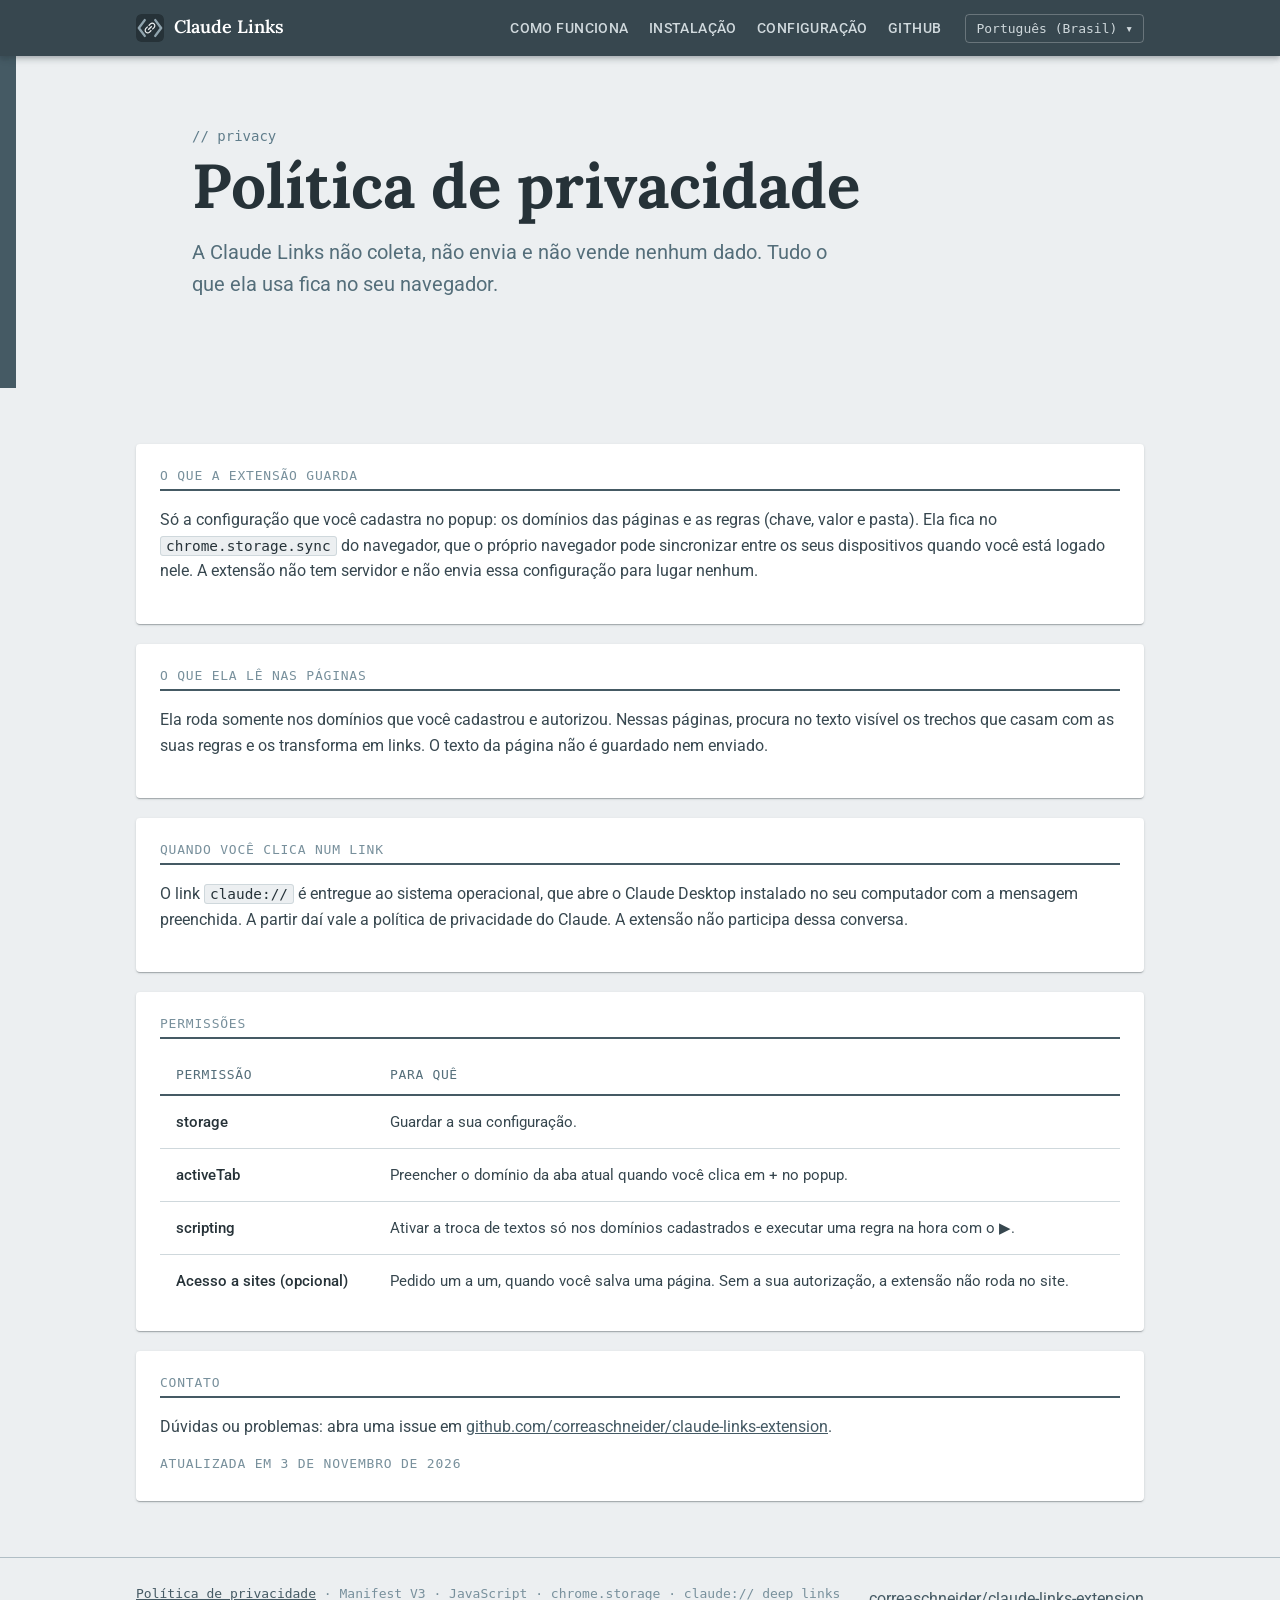
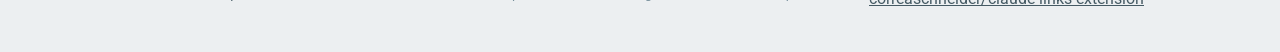
<file: docs/pt-br/privacy.html>
<!doctype html>
<html lang="pt-BR">
<head>
<meta charset="utf-8">
<meta name="viewport" content="width=device-width, initial-scale=1">
<title>Claude Links · Política de privacidade</title>
<meta name="description" content="Extensão para Chrome/Brave que transforma textos de uma página em links que abrem uma sessão no Claude Desktop com a mensagem pronta.">
<link rel="alternate" hreflang="en" href="https://correaschneider.github.io/claude-links-extension/privacy.html">
<link rel="alternate" hreflang="pt-BR" href="https://correaschneider.github.io/claude-links-extension/pt-br/privacy.html">
<link rel="alternate" hreflang="pt-PT" href="https://correaschneider.github.io/claude-links-extension/pt/privacy.html">
<link rel="alternate" hreflang="es" href="https://correaschneider.github.io/claude-links-extension/es/privacy.html">
<link rel="alternate" hreflang="it" href="https://correaschneider.github.io/claude-links-extension/it/privacy.html">
<link rel="alternate" hreflang="x-default" href="https://correaschneider.github.io/claude-links-extension/privacy.html">
<link rel="icon" type="image/svg+xml" href="../icon.svg">
<link rel="preconnect" href="https://fonts.googleapis.com">
<link rel="preconnect" href="https://fonts.gstatic.com" crossorigin>
<link href="https://fonts.googleapis.com/css2?family=Lora:ital,wght@0,600;0,700;1,500&family=Roboto:wght@400;500;700&display=swap" rel="stylesheet">
<link rel="stylesheet" href="../style.css">
</head>
<body>

<header class="appbar">
  <div class="inner">
    <a class="brand" href="./"><img src="../icon.svg" alt="" width="28" height="28" style="vertical-align:middle;margin-right:10px;border-radius:5px">Claude Links</a>
    <nav>
      <a href="./#how">Como funciona</a>
      <a href="./#install">Instalação</a>
      <a href="./#config">Configuração</a>
      <a href="https://github.com/correaschneider/claude-links-extension">GitHub</a>
    </nav>
    <details class="lang">
      <summary aria-label="Language">Português (Brasil) ▾</summary>
      <ul><li><a href="../privacy.html" hreflang="en">English</a></li><li><a href="../pt-br/privacy.html" hreflang="pt-BR" aria-current="page">Português (Brasil)</a></li><li><a href="../pt/privacy.html" hreflang="pt-PT">Português (Portugal)</a></li><li><a href="../es/privacy.html" hreflang="es">Español</a></li><li><a href="../it/privacy.html" hreflang="it">Italiano</a></li></ul>
    </details>
  </div>
</header>

<div class="hero">
  <div class="container">
    <p class="kicker">// privacy</p>
    <h1>Política de privacidade</h1>
    <p class="lead">A Claude Links não coleta, não envia e não vende nenhum dado. Tudo o que ela usa fica no seu navegador.</p>
  </div>
</div>
<main>
  <section>
    <div class="container">
      <div class="paper">
        <p class="label">O que a extensão guarda</p>
        <div class="rule-line rule-after"></div>
        <p>Só a configuração que você cadastra no popup: os domínios das páginas e as regras (chave, valor e pasta). Ela fica no <code>chrome.storage.sync</code> do navegador, que o próprio navegador pode sincronizar entre os seus dispositivos quando você está logado nele. A extensão não tem servidor e não envia essa configuração para lugar nenhum.</p>
      </div>
      <div class="paper" style="margin-top:20px">
        <p class="label">O que ela lê nas páginas</p>
        <div class="rule-line rule-after"></div>
        <p>Ela roda somente nos domínios que você cadastrou e autorizou. Nessas páginas, procura no texto visível os trechos que casam com as suas regras e os transforma em links. O texto da página não é guardado nem enviado.</p>
      </div>
      <div class="paper" style="margin-top:20px">
        <p class="label">Quando você clica num link</p>
        <div class="rule-line rule-after"></div>
        <p>O link <code>claude://</code> é entregue ao sistema operacional, que abre o Claude Desktop instalado no seu computador com a mensagem preenchida. A partir daí vale a política de privacidade do Claude. A extensão não participa dessa conversa.</p>
      </div>
      <div class="paper" style="margin-top:20px">
        <p class="label">Permissões</p>
        <div class="rule-line rule-after"></div>
        <div class="table-wrap"><table>
          <thead><tr><th>Permissão</th><th>Para quê</th></tr></thead>
          <tbody>
            <tr><td>storage</td><td>Guardar a sua configuração.</td></tr>
            <tr><td>activeTab</td><td>Preencher o domínio da aba atual quando você clica em + no popup.</td></tr>
            <tr><td>scripting</td><td>Ativar a troca de textos só nos domínios cadastrados e executar uma regra na hora com o ▶.</td></tr>
            <tr><td>Acesso a sites (opcional)</td><td>Pedido um a um, quando você salva uma página. Sem a sua autorização, a extensão não roda no site.</td></tr>
          </tbody>
        </table></div>
      </div>
      <div class="paper" style="margin-top:20px">
        <p class="label">Contato</p>
        <div class="rule-line rule-after"></div>
        <p>Dúvidas ou problemas: abra uma issue em <a href="https://github.com/correaschneider/claude-links-extension/issues">github.com/correaschneider/claude-links-extension</a>.</p>
        <p class="label" style="margin-top:16px">Atualizada em 3 de novembro de 2026</p>
      </div>
    </div>
  </section>
</main>

<footer>
  <div class="container">
    <span class="stack"><a href="privacy.html">Política de privacidade</a> · Manifest V3 · JavaScript · chrome.storage · claude:// deep links</span>
    <a href="https://github.com/correaschneider/claude-links-extension">correaschneider/claude-links-extension</a>
  </div>
</footer>

</body>
</html>
</file>
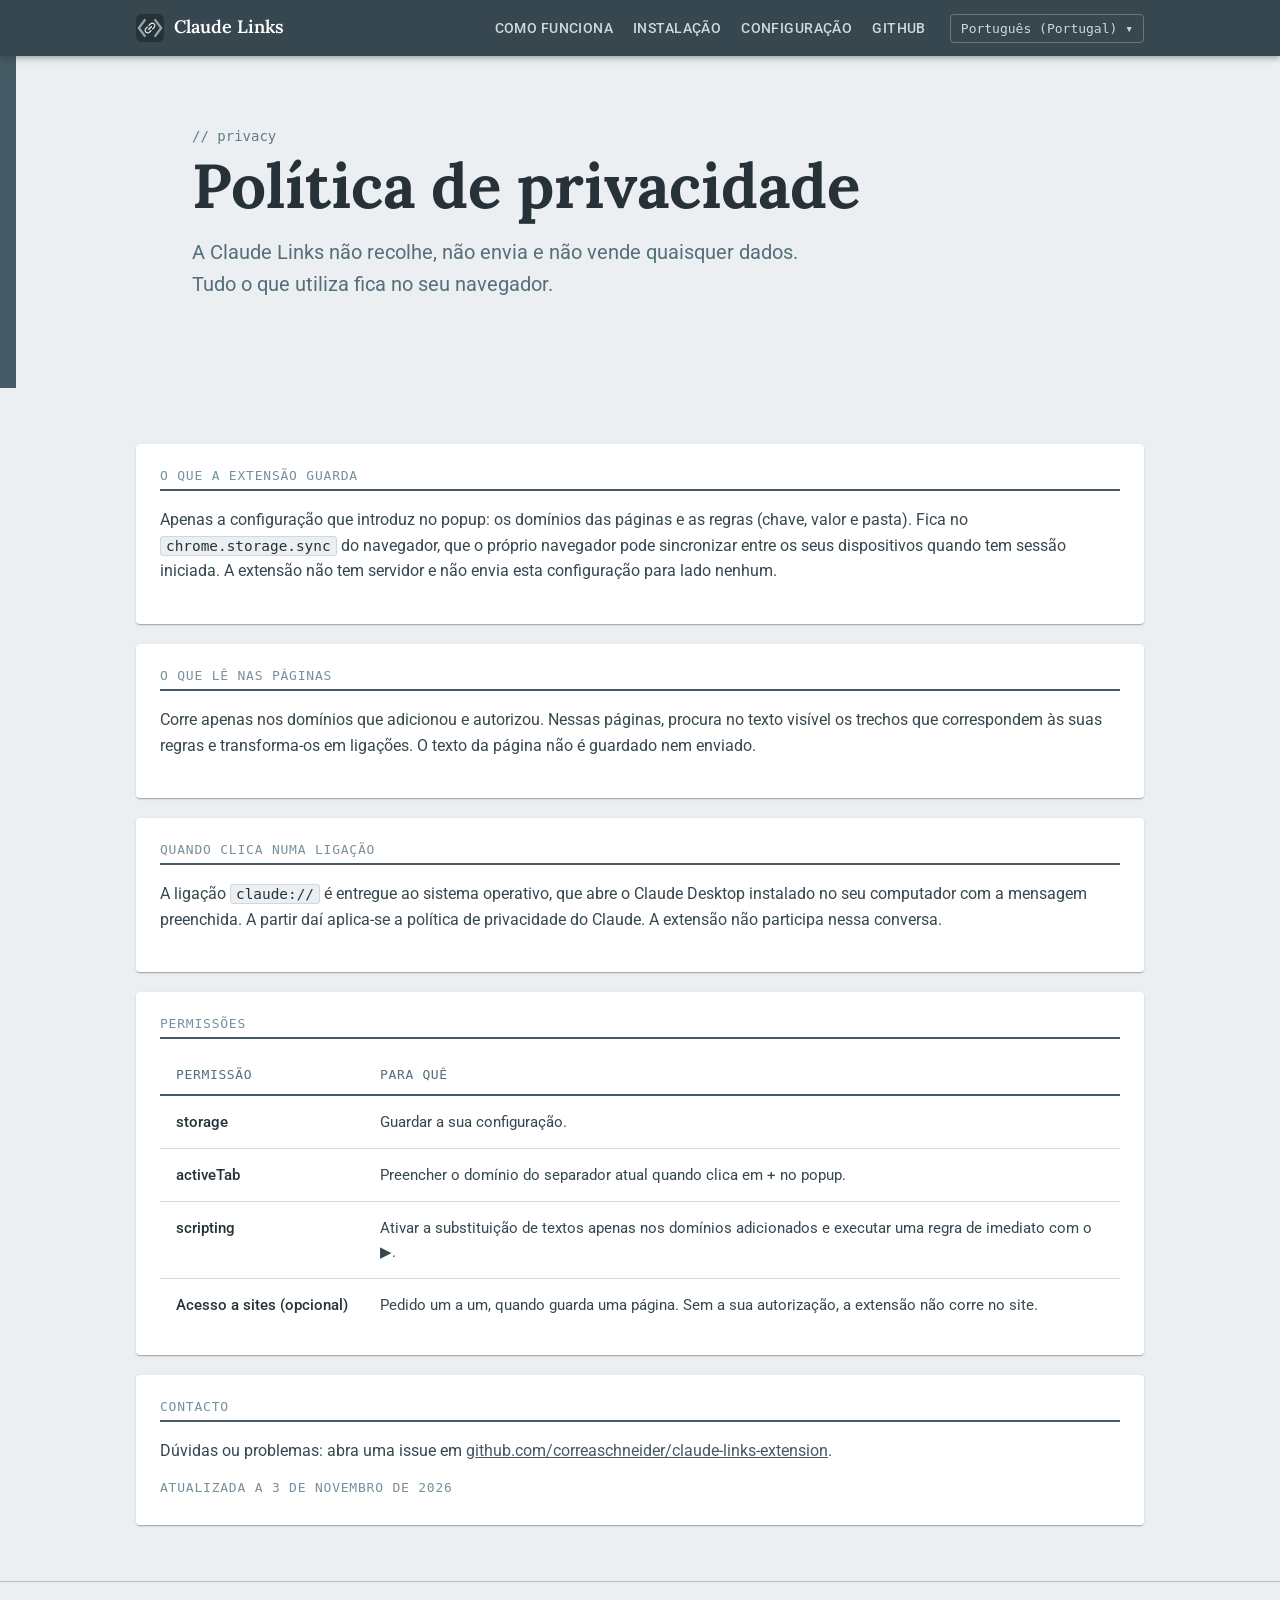
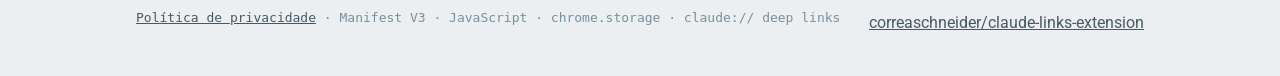
<file: docs/pt/privacy.html>
<!doctype html>
<html lang="pt-PT">
<head>
<meta charset="utf-8">
<meta name="viewport" content="width=device-width, initial-scale=1">
<title>Claude Links · Política de privacidade</title>
<meta name="description" content="Extensão para Chrome/Brave que transforma textos de uma página em ligações que abrem uma sessão no Claude Desktop com a mensagem pronta.">
<link rel="alternate" hreflang="en" href="https://correaschneider.github.io/claude-links-extension/privacy.html">
<link rel="alternate" hreflang="pt-BR" href="https://correaschneider.github.io/claude-links-extension/pt-br/privacy.html">
<link rel="alternate" hreflang="pt-PT" href="https://correaschneider.github.io/claude-links-extension/pt/privacy.html">
<link rel="alternate" hreflang="es" href="https://correaschneider.github.io/claude-links-extension/es/privacy.html">
<link rel="alternate" hreflang="it" href="https://correaschneider.github.io/claude-links-extension/it/privacy.html">
<link rel="alternate" hreflang="x-default" href="https://correaschneider.github.io/claude-links-extension/privacy.html">
<link rel="icon" type="image/svg+xml" href="../icon.svg">
<link rel="preconnect" href="https://fonts.googleapis.com">
<link rel="preconnect" href="https://fonts.gstatic.com" crossorigin>
<link href="https://fonts.googleapis.com/css2?family=Lora:ital,wght@0,600;0,700;1,500&family=Roboto:wght@400;500;700&display=swap" rel="stylesheet">
<link rel="stylesheet" href="../style.css">
</head>
<body>

<header class="appbar">
  <div class="inner">
    <a class="brand" href="./"><img src="../icon.svg" alt="" width="28" height="28" style="vertical-align:middle;margin-right:10px;border-radius:5px">Claude Links</a>
    <nav>
      <a href="./#how">Como funciona</a>
      <a href="./#install">Instalação</a>
      <a href="./#config">Configuração</a>
      <a href="https://github.com/correaschneider/claude-links-extension">GitHub</a>
    </nav>
    <details class="lang">
      <summary aria-label="Language">Português (Portugal) ▾</summary>
      <ul><li><a href="../privacy.html" hreflang="en">English</a></li><li><a href="../pt-br/privacy.html" hreflang="pt-BR">Português (Brasil)</a></li><li><a href="../pt/privacy.html" hreflang="pt-PT" aria-current="page">Português (Portugal)</a></li><li><a href="../es/privacy.html" hreflang="es">Español</a></li><li><a href="../it/privacy.html" hreflang="it">Italiano</a></li></ul>
    </details>
  </div>
</header>

<div class="hero">
  <div class="container">
    <p class="kicker">// privacy</p>
    <h1>Política de privacidade</h1>
    <p class="lead">A Claude Links não recolhe, não envia e não vende quaisquer dados. Tudo o que utiliza fica no seu navegador.</p>
  </div>
</div>
<main>
  <section>
    <div class="container">
      <div class="paper">
        <p class="label">O que a extensão guarda</p>
        <div class="rule-line rule-after"></div>
        <p>Apenas a configuração que introduz no popup: os domínios das páginas e as regras (chave, valor e pasta). Fica no <code>chrome.storage.sync</code> do navegador, que o próprio navegador pode sincronizar entre os seus dispositivos quando tem sessão iniciada. A extensão não tem servidor e não envia esta configuração para lado nenhum.</p>
      </div>
      <div class="paper" style="margin-top:20px">
        <p class="label">O que lê nas páginas</p>
        <div class="rule-line rule-after"></div>
        <p>Corre apenas nos domínios que adicionou e autorizou. Nessas páginas, procura no texto visível os trechos que correspondem às suas regras e transforma-os em ligações. O texto da página não é guardado nem enviado.</p>
      </div>
      <div class="paper" style="margin-top:20px">
        <p class="label">Quando clica numa ligação</p>
        <div class="rule-line rule-after"></div>
        <p>A ligação <code>claude://</code> é entregue ao sistema operativo, que abre o Claude Desktop instalado no seu computador com a mensagem preenchida. A partir daí aplica-se a política de privacidade do Claude. A extensão não participa nessa conversa.</p>
      </div>
      <div class="paper" style="margin-top:20px">
        <p class="label">Permissões</p>
        <div class="rule-line rule-after"></div>
        <div class="table-wrap"><table>
          <thead><tr><th>Permissão</th><th>Para quê</th></tr></thead>
          <tbody>
            <tr><td>storage</td><td>Guardar a sua configuração.</td></tr>
            <tr><td>activeTab</td><td>Preencher o domínio do separador atual quando clica em + no popup.</td></tr>
            <tr><td>scripting</td><td>Ativar a substituição de textos apenas nos domínios adicionados e executar uma regra de imediato com o ▶.</td></tr>
            <tr><td>Acesso a sites (opcional)</td><td>Pedido um a um, quando guarda uma página. Sem a sua autorização, a extensão não corre no site.</td></tr>
          </tbody>
        </table></div>
      </div>
      <div class="paper" style="margin-top:20px">
        <p class="label">Contacto</p>
        <div class="rule-line rule-after"></div>
        <p>Dúvidas ou problemas: abra uma issue em <a href="https://github.com/correaschneider/claude-links-extension/issues">github.com/correaschneider/claude-links-extension</a>.</p>
        <p class="label" style="margin-top:16px">Atualizada a 3 de novembro de 2026</p>
      </div>
    </div>
  </section>
</main>

<footer>
  <div class="container">
    <span class="stack"><a href="privacy.html">Política de privacidade</a> · Manifest V3 · JavaScript · chrome.storage · claude:// deep links</span>
    <a href="https://github.com/correaschneider/claude-links-extension">correaschneider/claude-links-extension</a>
  </div>
</footer>

</body>
</html>
</file>
<file: docs/style.css>
/* Paleta blueGrey do MUI */
  :root {
    --bg-50:#eceff1; --bg-100:#cfd8dc; --bg-200:#b0bec5; --bg-300:#90a4ae; --bg-400:#78909c;
    --bg-500:#607d8b; --bg-600:#546e7a; --bg-700:#455a64; --bg-800:#37474f; --bg-900:#263238;
    --paper:#ffffff;
    --mono:'DejaVu Sans Mono', ui-monospace, 'SFMono-Regular', Menlo, Consolas, monospace;
    --serif:'Lora', Georgia, serif;
    --sans:'Roboto', 'Liberation Sans', Helvetica, Arial, sans-serif;
    /* Elevações do MUI */
    --e1:0 2px 1px -1px rgba(38,50,56,.2),0 1px 1px 0 rgba(38,50,56,.14),0 1px 3px 0 rgba(38,50,56,.12);
    --e4:0 2px 4px -1px rgba(38,50,56,.2),0 4px 5px 0 rgba(38,50,56,.14),0 1px 10px 0 rgba(38,50,56,.12);
  }
  * { box-sizing:border-box; }
  html { scroll-behavior:smooth; }
  body { margin:0; background:var(--bg-50); color:var(--bg-800); font:16px/1.6 var(--sans); }
  a { color:var(--bg-700); }
  code { font:0.9em var(--mono); background:var(--bg-50); border:1px solid var(--bg-100); border-radius:3px; padding:1px 5px; color:var(--bg-900); }

  /* AppBar */
  .appbar { position:sticky; top:0; z-index:10; background:var(--bg-800); color:#fff; box-shadow:var(--e4); }
  .appbar .inner { max-width:1040px; margin:0 auto; padding:0 16px; height:56px; display:flex; align-items:center; gap:24px; }
  .appbar .brand { font:600 18px var(--serif); color:#fff; text-decoration:none; margin-right:auto; }
  .appbar nav a { color:var(--bg-100); text-decoration:none; font-size:14px; font-weight:500; letter-spacing:.03em; text-transform:uppercase; }
  .appbar nav a:hover { color:#fff; }
  .appbar nav { display:flex; gap:20px; }

  .container { max-width:1040px; margin:0 auto; padding:0 16px; }

  /* Hero com faixa lateral */
  .hero { border-left:16px solid var(--bg-700); background:var(--bg-50); padding:72px 0 56px; }
  .hero .container { padding-left:clamp(16px, 5vw, 74px); }
  .kicker { font:14px var(--mono); color:var(--bg-500); margin:0 0 8px; }
  h1 { font:700 clamp(36px, 6vw, 62px)/1.1 var(--serif); color:var(--bg-900); margin:0 0 16px; }
  .lead { font-size:clamp(17px, 2vw, 20px); color:var(--bg-600); max-width:640px; margin:0 0 32px; }
  .actions { display:flex; gap:12px; flex-wrap:wrap; }

  /* Botões MUI */
  .btn { display:inline-flex; align-items:center; gap:8px; padding:8px 22px; border-radius:4px; font:500 15px var(--sans); letter-spacing:.03em; text-transform:uppercase; text-decoration:none; transition:background .2s, box-shadow .2s; }
  .btn-contained { background:var(--bg-700); color:#fff; box-shadow:var(--e1); }
  .btn-contained:hover { background:var(--bg-900); box-shadow:var(--e4); }
  .btn-outlined { border:1px solid var(--bg-400); color:var(--bg-700); }
  .btn-outlined:hover { background:rgba(69,90,100,.06); border-color:var(--bg-700); }

  section { padding:56px 0; }
  h2 { font:700 clamp(26px, 3.5vw, 34px)/1.2 var(--serif); color:var(--bg-900); margin:0 0 8px; }
  .section-sub { color:var(--bg-600); margin:0 0 32px; max-width:680px; }
  .label { font:13px var(--mono); text-transform:uppercase; letter-spacing:.06em; color:var(--bg-400); margin:0 0 6px; }

  /* Paper/Card */
  .paper { background:var(--paper); border-radius:4px; box-shadow:var(--e1); padding:24px; }

  /* Antes / depois */
  .compare { display:grid; grid-template-columns:1fr auto 1fr; gap:20px; align-items:stretch; }
  .compare .arrow { align-self:center; color:var(--bg-500); font-size:28px; }
  .rule-line { height:2px; margin:0 0 16px; }
  .rule-before { background:var(--bg-200); }
  .rule-after { background:var(--bg-700); }
  .msg { font-size:15px; }
  .msg b { color:var(--bg-900); }
  .fake-link { color:var(--bg-700); text-decoration:underline; text-underline-offset:3px; font-family:var(--mono); font-size:.92em; }
  .plain { font-family:var(--mono); font-size:.92em; color:var(--bg-800); }
  .composer { margin-top:16px; background:var(--bg-900); color:#fff; border-radius:4px; padding:12px 14px; font:14px var(--mono); }
  .composer small { display:block; color:var(--bg-100); font-size:12px; margin-bottom:4px; }

  /* Passos */
  .steps { display:grid; grid-template-columns:repeat(3, 1fr); gap:20px; counter-reset:step; }
  .step { position:relative; padding-top:56px; }
  .step::before { counter-increment:step; content:counter(step, decimal-leading-zero); position:absolute; top:20px; left:24px; font:700 28px var(--serif); color:var(--bg-300); }
  .step h3 { font:600 18px var(--serif); color:var(--bg-900); margin:0 0 6px; }
  .step p { margin:0; color:var(--bg-600); font-size:15px; }

  /* Tabela MUI */
  .table-wrap { overflow-x:auto; }
  table { width:100%; border-collapse:collapse; font-size:15px; }
  th { text-align:left; font:500 13px var(--mono); text-transform:uppercase; letter-spacing:.05em; color:var(--bg-600); padding:12px 16px; border-bottom:2px solid var(--bg-700); white-space:nowrap; }
  td { padding:14px 16px; border-bottom:1px solid var(--bg-100); vertical-align:top; }
  tr:last-child td { border-bottom:0; }
  td:first-child { font-weight:500; color:var(--bg-900); white-space:nowrap; }

  pre { background:var(--bg-900); color:var(--bg-50); border-radius:4px; padding:16px; overflow-x:auto; font:14px/1.5 var(--mono); margin:0; }
  pre .c { color:var(--bg-300); }

  /* Alertas */
  .alerts { display:grid; gap:12px; }
  .alert { display:flex; gap:14px; background:var(--paper); border-left:4px solid var(--bg-700); border-radius:4px; padding:14px 18px; box-shadow:var(--e1); }
  .alert .ico { font:700 16px var(--mono); color:var(--bg-700); }
  .alert p { margin:0; }
  .alert strong { color:var(--bg-900); }

  ol.install { margin:0; padding-left:20px; }
  ol.install li { margin-bottom:8px; }
  .two { display:grid; grid-template-columns:1fr 1fr; gap:20px; }
  .two > *, .compare > *, .steps > * { min-width:0; }

  footer { border-top:1px solid var(--bg-200); padding:28px 0 40px; }
  footer .stack { font:13px var(--mono); color:var(--bg-400); }
  footer .container { display:flex; justify-content:space-between; gap:16px; flex-wrap:wrap; }

  @media (max-width: 760px) {
    .appbar nav { display:none; }
    .compare { grid-template-columns:1fr; }
    .compare .arrow { justify-self:center; transform:rotate(90deg); }
    .steps, .two { grid-template-columns:1fr; }
    .hero { border-left-width:8px; padding:48px 0 40px; }
  }

  /* Seletor de idioma */
  .lang { position:relative; }
  .lang summary { list-style:none; cursor:pointer; color:var(--bg-100); font:500 13px var(--mono); padding:6px 10px; border:1px solid rgba(255,255,255,.25); border-radius:4px; }
  .lang summary::-webkit-details-marker { display:none; }
  .lang summary:hover { color:#fff; border-color:rgba(255,255,255,.5); }
  .lang ul { position:absolute; right:0; top:calc(100% + 6px); margin:0; padding:6px 0; list-style:none; background:var(--paper); border-radius:4px; box-shadow:var(--e4); min-width:190px; z-index:20; }
  .lang li a { display:block; padding:8px 16px; color:var(--bg-800); text-decoration:none; font-size:14px; }
  .lang li a:hover { background:var(--bg-50); }
  .lang li a[aria-current] { font-weight:700; color:var(--bg-900); }

  /* Card da Chrome Web Store na instalação */
  .store-card { display:flex; align-items:center; gap:24px; justify-content:space-between; }
  .store-card > div { flex:1; min-width:0; }
  .store-card p:last-child { margin:0; }
  @media (max-width: 760px) { .store-card { flex-direction:column; align-items:stretch; } }
</file>
